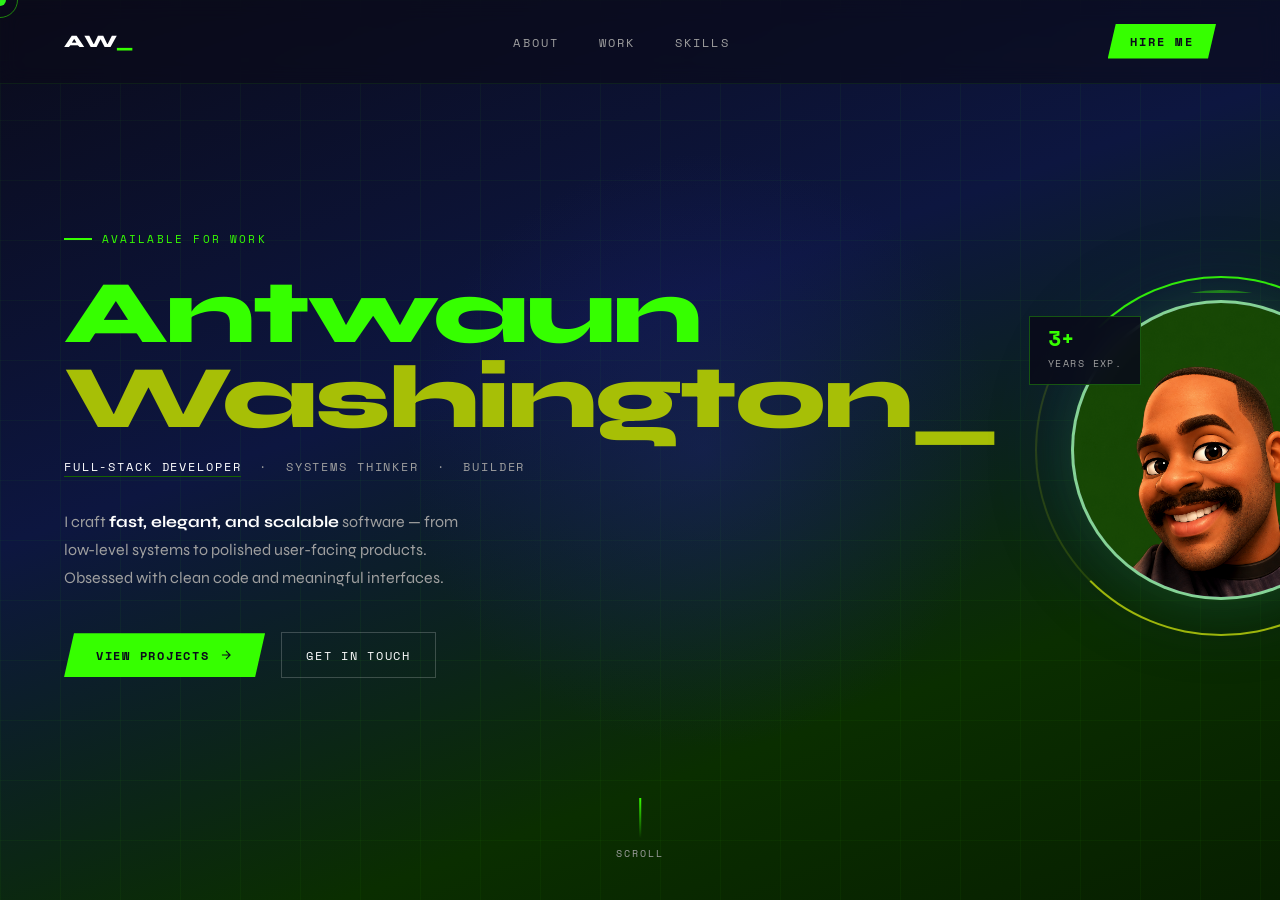
<file: index.html>
<!DOCTYPE html>
<html lang="en">
<head>
  <meta charset="UTF-8" />
  <meta name="viewport" content="width=device-width, initial-scale=1.0" />
  <title>Portfolio</title>
  <link rel="preconnect" href="https://fonts.googleapis.com" />
  <link rel="preconnect" href="https://fonts.gstatic.com" crossorigin />
  <link href="https://fonts.googleapis.com/css2?family=Space+Mono:wght@400;700&family=Syne:wght@400;700;800&display=swap" rel="stylesheet" />
  <link rel="stylesheet" href="css/style.css" />
</head>
<body>

  <!-- Custom cursor -->
  <div class="cursor" id="cursor"></div>
  <div class="cursor-ring" id="cursorRing"></div>

  <!-- Nav -->
  <nav>
    <a href="#" class="nav-logo">AW<span>_</span></a>
    <ul class="nav-links">
      <li><a href="about.html">About</a></li>
      <li><a href="work.html">Work</a></li>
      <li><a href="skills.html">Skills</a></li>
    </ul>
    <a href="#contact" class="nav-cta">Hire Me</a>
  </nav>

  <!-- Hero -->
  <section class="hero">
    <div class="hero-left">
      <div class="hero-tag">Available for work</div>

      <h1 class="hero-name">
        <span class="line-green">Antwaun</span>
        <span class="line-olive">Washington_</span>
      </h1>

      <p class="hero-role">
        <span>Full-Stack Developer</span>
        &nbsp;·&nbsp; Systems Thinker &nbsp;·&nbsp; Builder
      </p>

      <p class="hero-bio">
        I craft <strong>fast, elegant, and scalable</strong> software — from low-level
        systems to polished user-facing products. Obsessed with clean code and
        meaningful interfaces.
      </p>

      <div class="hero-actions">
        <a href="work.html" class="btn-primary">
          View Projects
          <svg width="14" height="14" fill="none" stroke="currentColor" stroke-width="2" viewBox="0 0 24 24">
            <path d="M5 12h14M12 5l7 7-7 7"/>
          </svg>
        </a>
        <a href="#contact" class="btn-secondary">Get In Touch</a>
      </div>
    </div>

    <div class="hero-right">
      <div class="avatar-wrapper">
        <!-- Animated glow ring -->
        <div class="avatar-ring"></div>
        <div class="avatar-ring avatar-ring--2"></div>

        <!-- Circle photo -->
        <div class="avatar-circle">
          <img src="assets/portfolio_photo.jpg" alt="Profile photo" class="avatar-img" />
        </div>

        <!-- Scan line overlay -->
        <div class="avatar-scan"></div>
      </div>

      <!-- Floating stat chips -->
      <div class="stat-chip chip-1">
        <span class="num">3+</span>
        <span class="label">Years Exp.</span>
      </div>
      <div class="stat-chip chip-2">
        <span class="num">5+</span>
        <span class="label">Projects</span>
      </div>
    </div>

    <div class="scroll-hint">
      <div class="scroll-line"></div>
      Scroll
    </div>
  </section>

  <script src="js/main.js"></script>
</body>
</html>
</file>
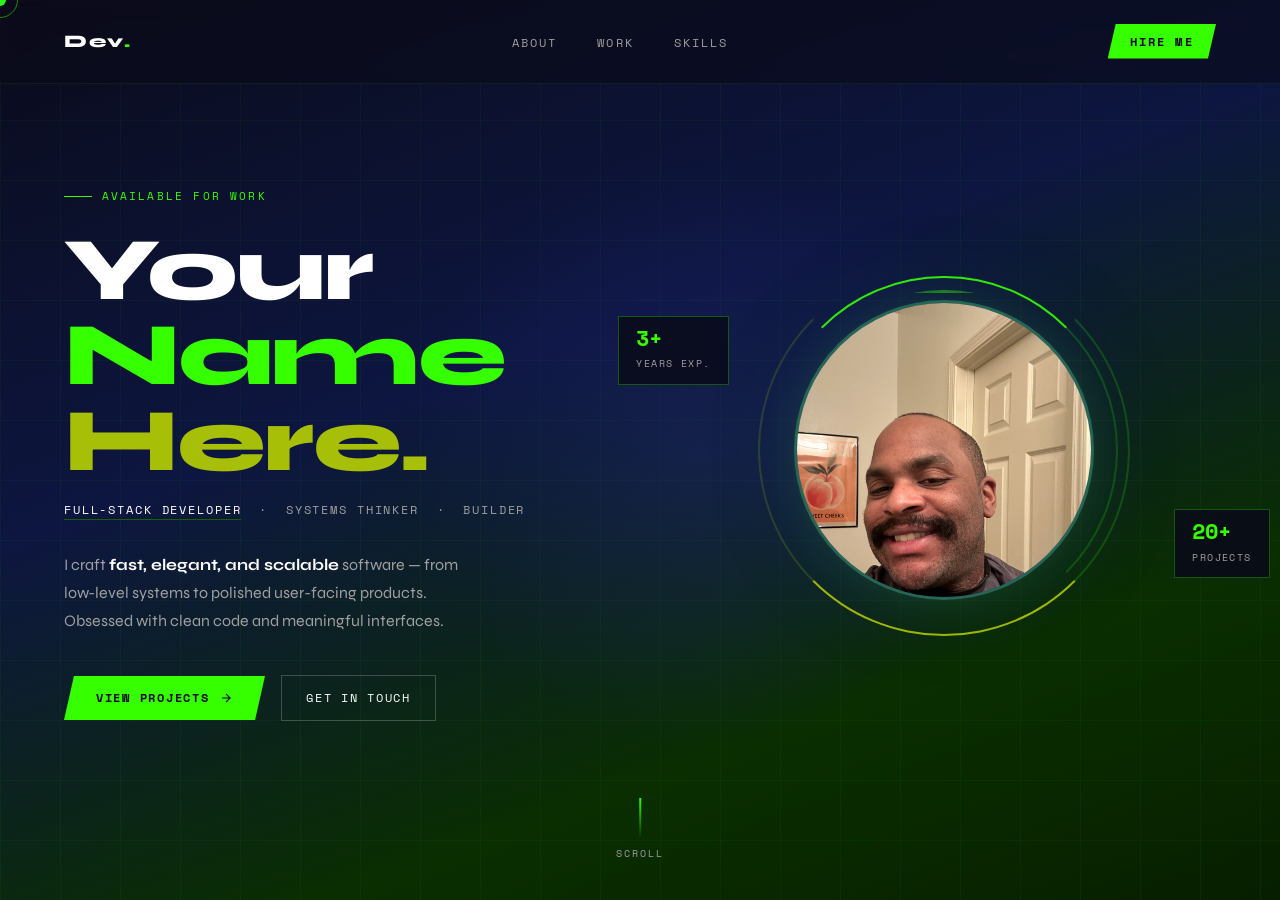
<file: docs/index.html>
<!DOCTYPE html>
<html lang="en">
<head>
  <meta charset="UTF-8" />
  <meta name="viewport" content="width=device-width, initial-scale=1.0" />
  <title>Portfolio</title>
  <link rel="preconnect" href="https://fonts.googleapis.com" />
  <link rel="preconnect" href="https://fonts.gstatic.com" crossorigin />
  <link href="https://fonts.googleapis.com/css2?family=Space+Mono:wght@400;700&family=Syne:wght@400;700;800&display=swap" rel="stylesheet" />
  <link rel="stylesheet" href="style.css" />
</head>
<body>

  <!-- Custom cursor -->
  <div class="cursor" id="cursor"></div>
  <div class="cursor-ring" id="cursorRing"></div>

  <!-- Nav -->
  <nav>
    <a href="#" class="nav-logo">Dev<span>.</span></a>
    <ul class="nav-links">
      <li><a href="#">About</a></li>
      <li><a href="#">Work</a></li>
      <li><a href="#">Skills</a></li>
    </ul>
    <a href="#contact" class="nav-cta">Hire Me</a>
  </nav>

  <!-- Hero -->
  <section class="hero">
    <div class="hero-left">
      <div class="hero-tag">Available for work</div>

      <h1 class="hero-name">
        <span>Your</span>
        <span class="line-green">Name</span>
        <span class="line-olive">Here.</span>
      </h1>

      <p class="hero-role">
        <span>Full-Stack Developer</span>
        &nbsp;·&nbsp; Systems Thinker &nbsp;·&nbsp; Builder
      </p>

      <p class="hero-bio">
        I craft <strong>fast, elegant, and scalable</strong> software — from low-level
        systems to polished user-facing products. Obsessed with clean code and
        meaningful interfaces.
      </p>

      <div class="hero-actions">
        <a href="#work" class="btn-primary">
          View Projects
          <svg width="14" height="14" fill="none" stroke="currentColor" stroke-width="2" viewBox="0 0 24 24">
            <path d="M5 12h14M12 5l7 7-7 7"/>
          </svg>
        </a>
        <a href="#contact" class="btn-secondary">Get In Touch</a>
      </div>
    </div>

    <div class="hero-right">
      <div class="avatar-wrapper">
        <!-- Animated glow ring -->
        <div class="avatar-ring"></div>
        <div class="avatar-ring avatar-ring--2"></div>

        <!-- Circle photo -->
        <div class="avatar-circle">
          <img src="portfolio_photo.jpg" alt="Profile photo" class="avatar-img" />
        </div>

        <!-- Scan line overlay -->
        <div class="avatar-scan"></div>
      </div>

      <!-- Floating stat chips -->
      <div class="stat-chip chip-1">
        <span class="num">3+</span>
        <span class="label">Years Exp.</span>
      </div>
      <div class="stat-chip chip-2">
        <span class="num">20+</span>
        <span class="label">Projects</span>
      </div>
    </div>

    <div class="scroll-hint">
      <div class="scroll-line"></div>
      Scroll
    </div>
  </section>

  <script src="main.js"></script>
</body>
</html>
</file>
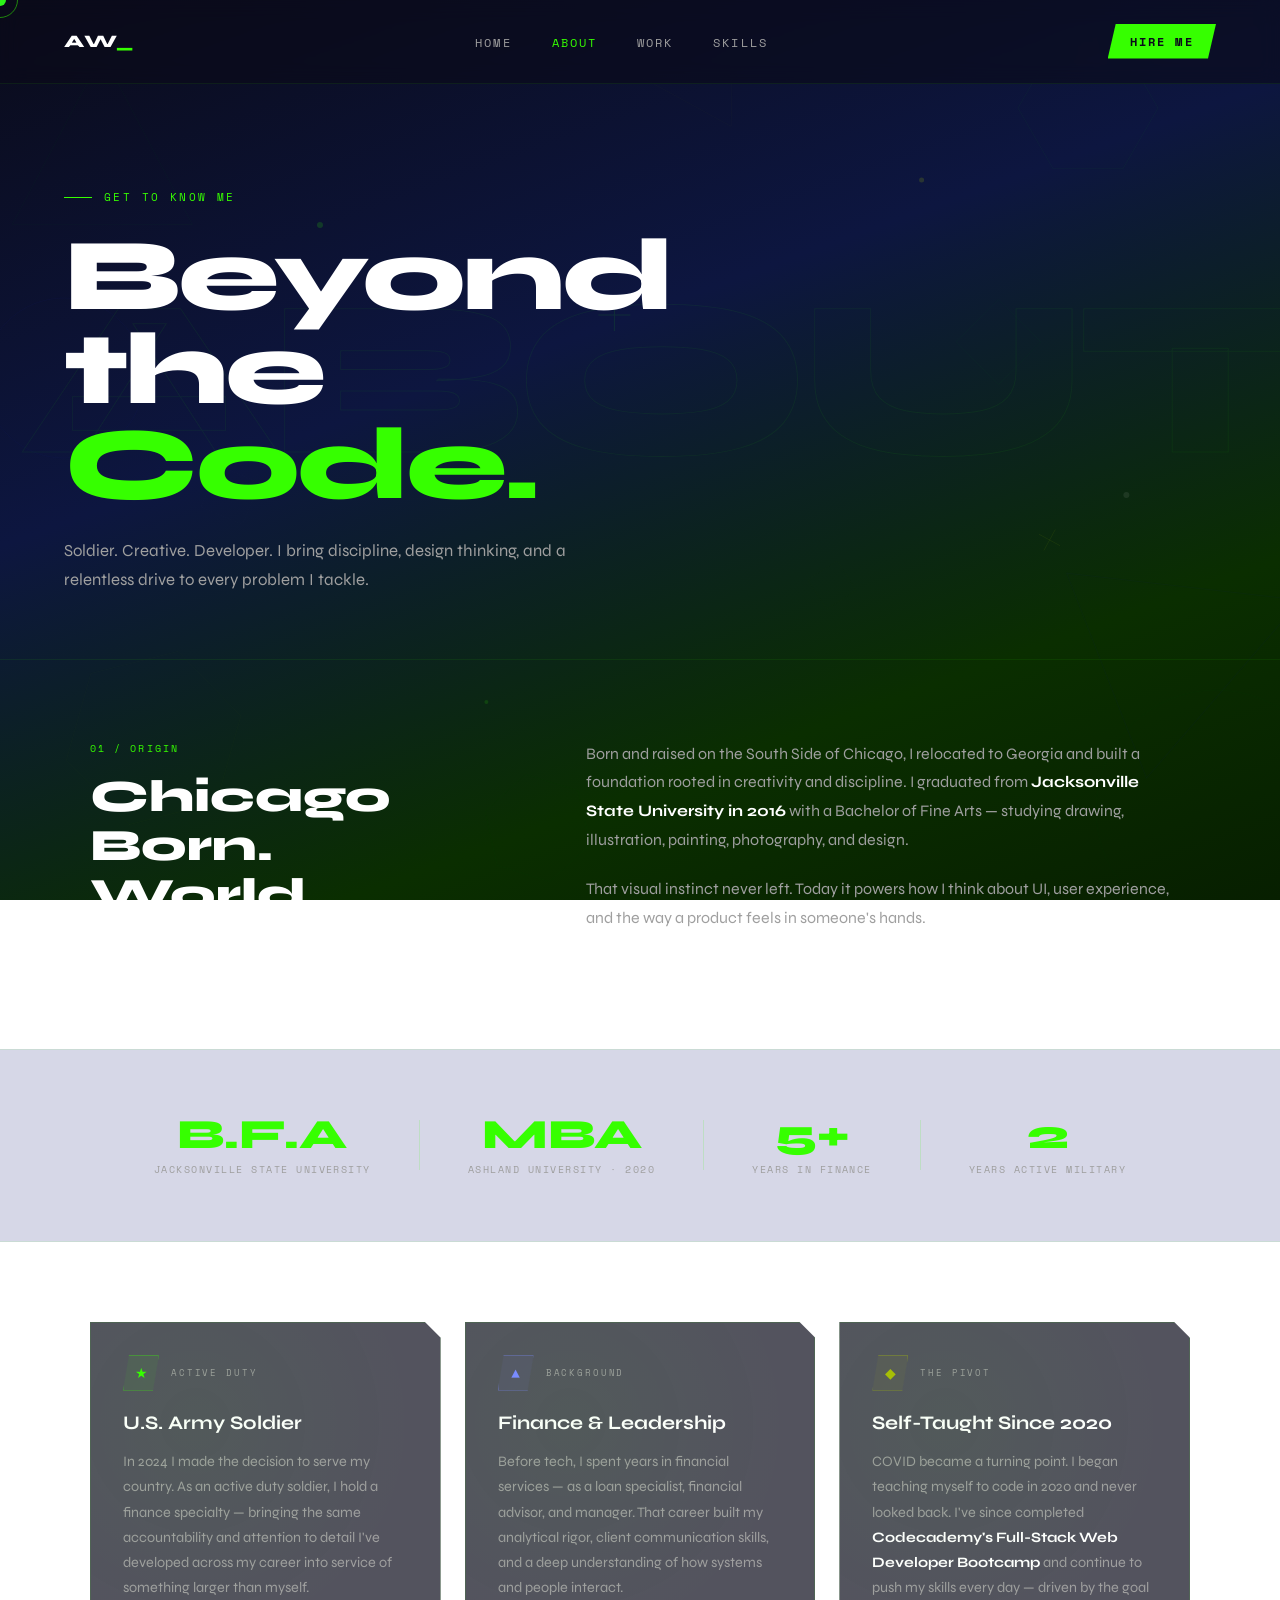
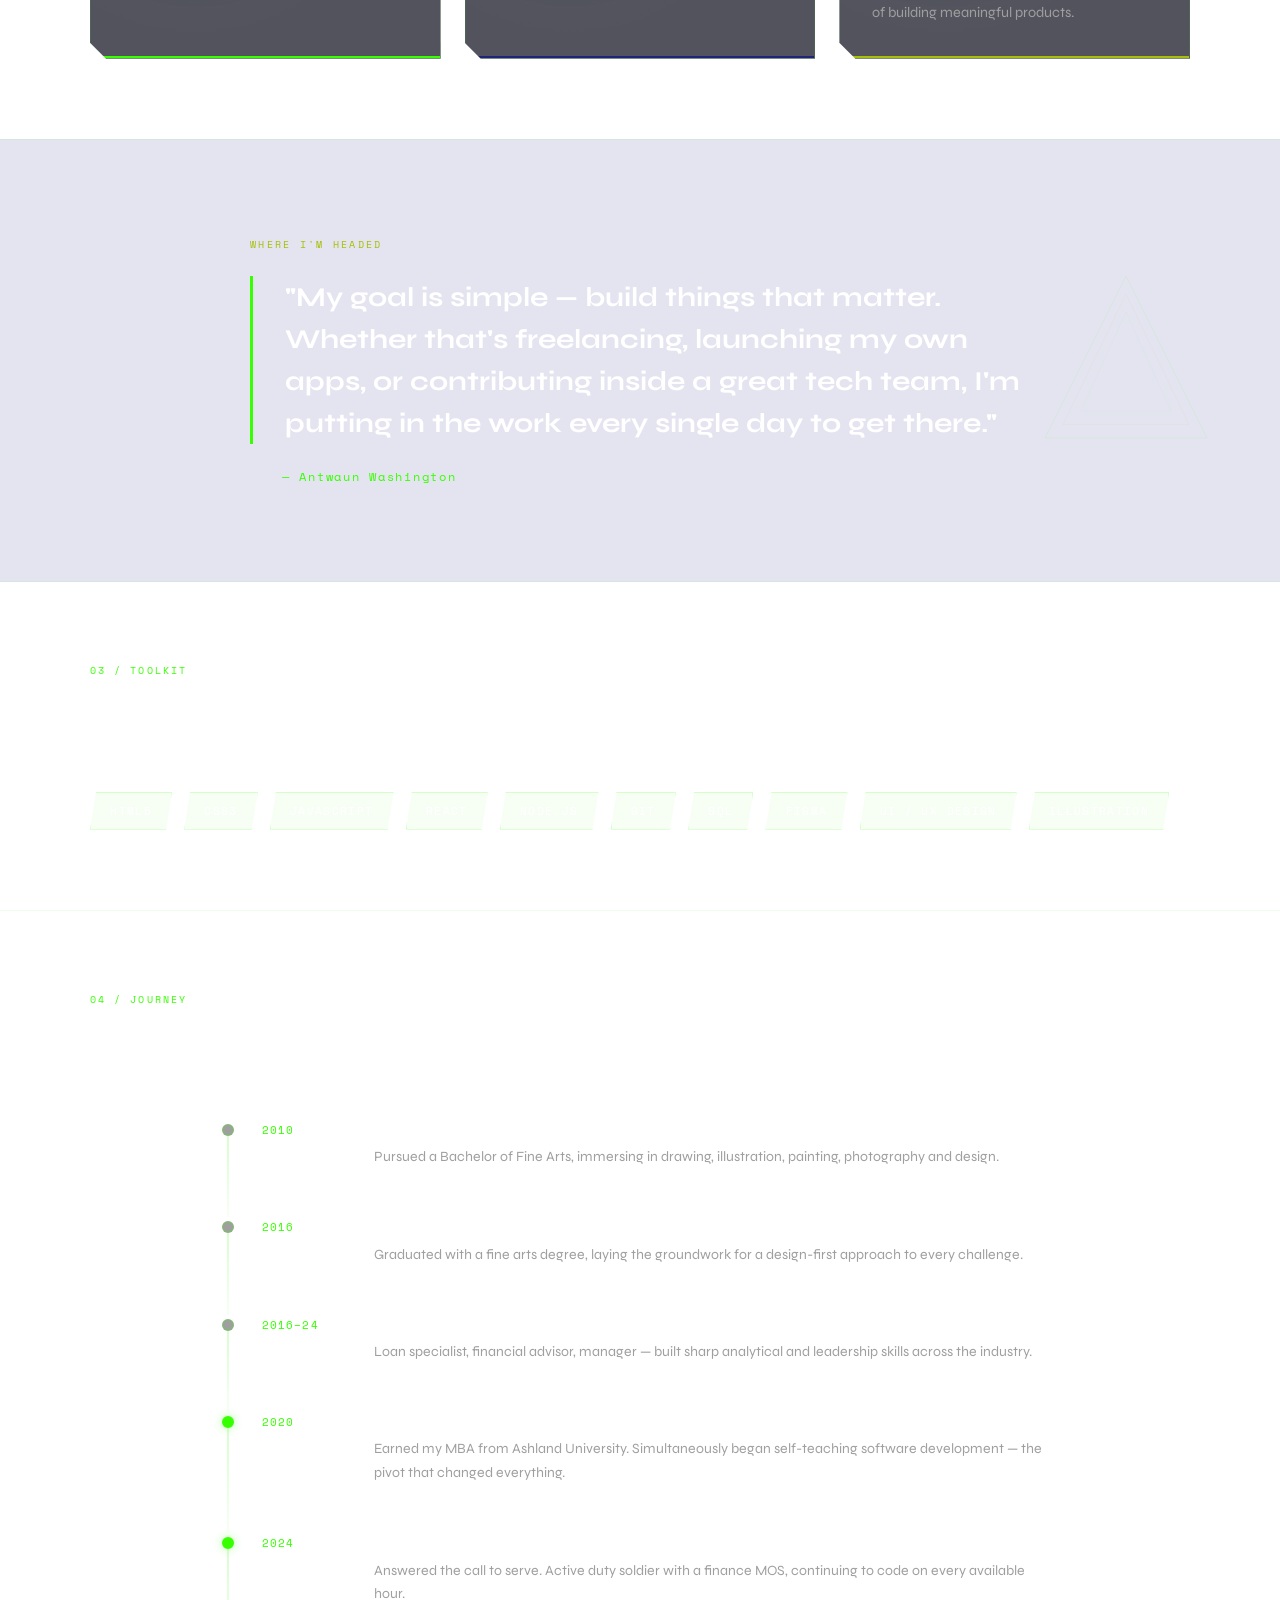
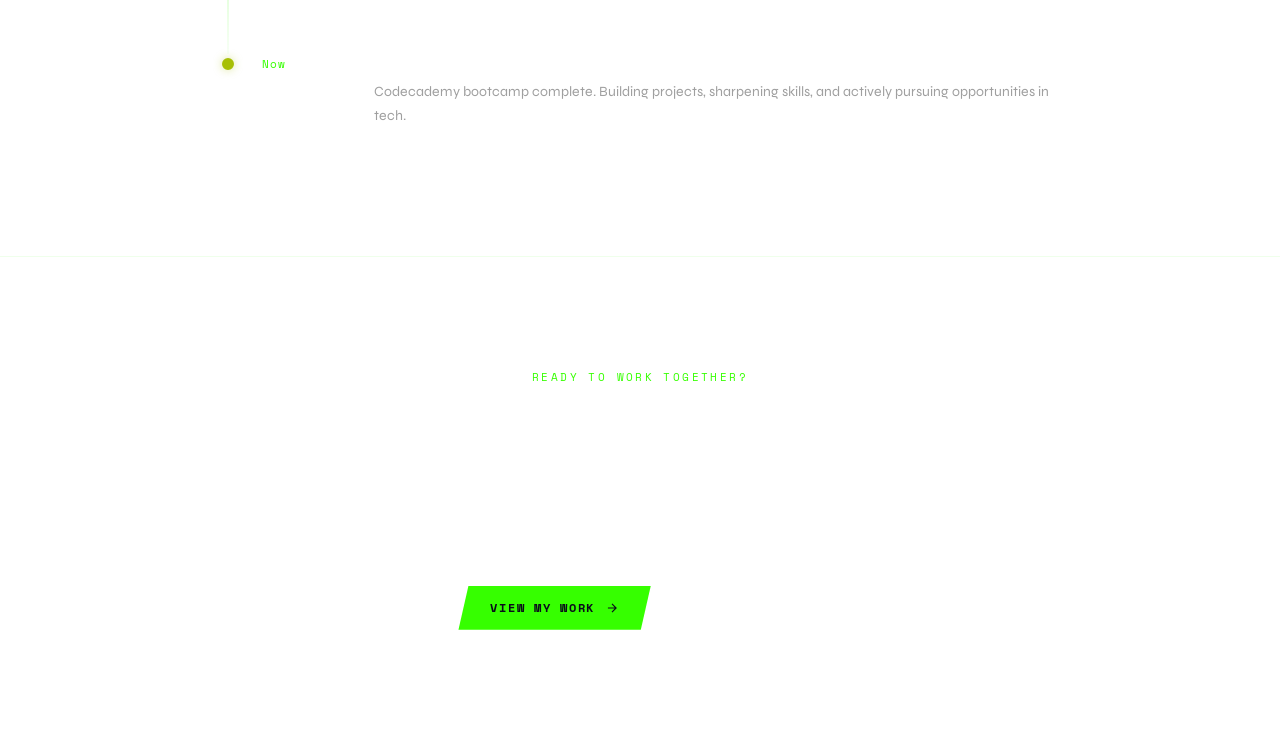
<file: about.html>
<!DOCTYPE html>
<html lang="en">
<head>
  <meta charset="UTF-8" />
  <meta name="viewport" content="width=device-width, initial-scale=1.0" />
  <title>About — Antwaun Washington</title>
  <link rel="preconnect" href="https://fonts.googleapis.com" />
  <link rel="preconnect" href="https://fonts.gstatic.com" crossorigin />
  <link href="https://fonts.googleapis.com/css2?family=Space+Mono:wght@400;700&family=Syne:wght@400;700;800&display=swap" rel="stylesheet" />
  <link rel="stylesheet" href="css/style.css" />
  <link rel="stylesheet" href="css/about.css" />
</head>
<body>

  <!-- Custom cursor -->
  <div class="cursor" id="cursor"></div>
  <div class="cursor-ring" id="cursorRing"></div>

  <!-- Geometric background canvas -->
  <canvas id="geoBg" aria-hidden="true"></canvas>

  <!-- Nav -->
  <nav>
    <a href="index.html" class="nav-logo">AW<span>_</span></a>
    <ul class="nav-links">
      <li><a href="index.html">Home</a></li>
      <li><a href="about.html" class="nav-active">About</a></li>
      <li><a href="work.html">Work</a></li>
      <li><a href="skills.html">Skills</a></li>
    </ul>
    <a href="#contact" class="nav-cta">Hire Me</a>
  </nav>

  <main class="about-main">

    <!-- ── PAGE HEADER ── -->
    <section class="about-header">
      <div class="about-header-inner">
        <p class="section-tag">
          <span class="tag-line"></span>
          Get to know me
        </p>
        <h1 class="about-title">
          Beyond the<br/>
          <span class="title-green">Code.</span>
        </h1>
        <p class="about-subtitle">
          Soldier. Creative. Developer. I bring discipline, design thinking,
          and a relentless drive to every problem I tackle.
        </p>
      </div>
      <!-- Decorative large text -->
      <div class="about-bg-word" aria-hidden="true">ABOUT</div>
    </section>

    <!-- ── INTRO STORY ── -->
    <section class="story-section">
      <div class="story-grid">
        <div class="story-left">
          <div class="story-label">01 / Origin</div>
          <h2 class="story-heading">Chicago Born.<br/>World Shaped.</h2>
        </div>
        <div class="story-right">
          <p class="story-body">
            Born and raised on the South Side of Chicago, I relocated to Georgia and built a foundation rooted in creativity and discipline. I graduated from <strong>Jacksonville State University in 2016</strong> with a Bachelor of Fine Arts — studying drawing, illustration, painting, photography, and design.
          </p>
          <p class="story-body">
            That visual instinct never left. Today it powers how I think about UI, user experience, and the way a product feels in someone's hands.
          </p>
        </div>
      </div>
    </section>

    <!-- ── STAT STRIP ── -->
    <section class="stat-strip">
      <div class="stat-item">
        <span class="stat-num">B.F.A</span>
        <span class="stat-label">Jacksonville State University</span>
      </div>
      <div class="stat-divider"></div>
      <div class="stat-item">
        <span class="stat-num">MBA</span>
        <span class="stat-label">Ashland University · 2020</span>
      </div>
      <div class="stat-divider"></div>
      <div class="stat-item">
        <span class="stat-num">5+</span>
        <span class="stat-label">Years in Finance</span>
      </div>
      <div class="stat-divider"></div>
      <div class="stat-item">
        <span class="stat-num">2</span>
        <span class="stat-label">Years Active Military</span>
      </div>
    </section>

    <!-- ── CARDS ROW 1 ── -->
    <section class="cards-section">
      <div class="cards-grid">

        <!-- Card: Military -->
        <div class="about-card card-military reveal">
          <div class="card-icon-row">
            <div class="card-icon">&#9733;</div>
            <span class="card-tag">Active Duty</span>
          </div>
          <h3 class="card-title">U.S. Army Soldier</h3>
          <p class="card-body">
            In 2024 I made the decision to serve my country. As an active duty soldier, I hold a finance specialty — bringing the same accountability and attention to detail I've developed across my career into service of something larger than myself.
          </p>
          <div class="card-accent"></div>
        </div>

        <!-- Card: Finance -->
        <div class="about-card card-finance reveal" style="animation-delay:0.1s">
          <div class="card-icon-row">
            <div class="card-icon">&#9650;</div>
            <span class="card-tag">Background</span>
          </div>
          <h3 class="card-title">Finance &amp; Leadership</h3>
          <p class="card-body">
            Before tech, I spent years in financial services — as a loan specialist, financial advisor, and manager. That career built my analytical rigor, client communication skills, and a deep understanding of how systems and people interact.
          </p>
          <div class="card-accent"></div>
        </div>

        <!-- Card: Tech Pivot -->
        <div class="about-card card-tech reveal" style="animation-delay:0.2s">
          <div class="card-icon-row">
            <div class="card-icon">&#9670;</div>
            <span class="card-tag">The Pivot</span>
          </div>
          <h3 class="card-title">Self-Taught Since 2020</h3>
          <p class="card-body">
            COVID became a turning point. I began teaching myself to code in 2020 and never looked back. I've since completed <strong>Codecademy's Full-Stack Web Developer Bootcamp</strong> and continue to push my skills every day — driven by the goal of building meaningful products.
          </p>
          <div class="card-accent"></div>
        </div>

      </div>
    </section>

    <!-- ── VISION STATEMENT ── full-width bold block -->
    <section class="vision-section reveal">
      <div class="vision-inner">
        <p class="vision-label">Where I'm headed</p>
        <blockquote class="vision-quote">
          "My goal is simple — build things that matter. Whether that's freelancing, launching my own apps, or contributing inside a great tech team, I'm putting in the work every single day to get there."
        </blockquote>
        <p class="vision-name">— Antwaun Washington</p>
      </div>
      <div class="vision-deco" aria-hidden="true">
        <svg viewBox="0 0 200 200" fill="none" xmlns="http://www.w3.org/2000/svg">
          <polygon points="100,10 190,190 10,190" stroke="#36FF00" stroke-width="1" fill="none" opacity="0.15"/>
          <polygon points="100,30 170,175 30,175" stroke="#A7BF06" stroke-width="1" fill="none" opacity="0.1"/>
          <polygon points="100,50 150,160 50,160" stroke="#36FF00" stroke-width="1" fill="none" opacity="0.08"/>
        </svg>
      </div>
    </section>

    <!-- ── SKILLS SNAPSHOT ── -->
    <section class="skills-section">
      <div class="skills-header reveal">
        <div class="story-label">03 / Toolkit</div>
        <h2 class="story-heading">What I Build With</h2>
      </div>

      <div class="skills-grid">
        <div class="skill-pill reveal">HTML5</div>
        <div class="skill-pill reveal" style="animation-delay:0.05s">CSS3</div>
        <div class="skill-pill reveal" style="animation-delay:0.10s">JavaScript</div>
        <div class="skill-pill reveal" style="animation-delay:0.15s">React</div>
        <div class="skill-pill reveal" style="animation-delay:0.20s">Node.js</div>
        <div class="skill-pill reveal" style="animation-delay:0.25s">Git</div>
        <div class="skill-pill reveal" style="animation-delay:0.30s">SQL</div>
        <div class="skill-pill reveal" style="animation-delay:0.35s">Figma</div>
        <div class="skill-pill reveal" style="animation-delay:0.40s">UI / UX Design</div>
        <div class="skill-pill reveal" style="animation-delay:0.45s">Illustration</div>
      </div>
    </section>

    <!-- ── TIMELINE ── -->
    <section class="timeline-section">
      <div class="skills-header reveal">
        <div class="story-label">04 / Journey</div>
        <h2 class="story-heading">The Road Here</h2>
      </div>

      <div class="timeline">

        <div class="tl-item reveal">
          <div class="tl-dot"></div>
          <div class="tl-line"></div>
          <div class="tl-year">2010</div>
          <div class="tl-content">
            <h4 class="tl-title">College — Jacksonville State University</h4>
            <p class="tl-body">Pursued a Bachelor of Fine Arts, immersing in drawing, illustration, painting, photography and design.</p>
          </div>
        </div>

        <div class="tl-item reveal" style="animation-delay:0.1s">
          <div class="tl-dot"></div>
          <div class="tl-line"></div>
          <div class="tl-year">2016</div>
          <div class="tl-content">
            <h4 class="tl-title">B.F.A. Degree Earned</h4>
            <p class="tl-body">Graduated with a fine arts degree, laying the groundwork for a design-first approach to every challenge.</p>
          </div>
        </div>

        <div class="tl-item reveal" style="animation-delay:0.15s">
          <div class="tl-dot"></div>
          <div class="tl-line"></div>
          <div class="tl-year">2016–24</div>
          <div class="tl-content">
            <h4 class="tl-title">Finance Career</h4>
            <p class="tl-body">Loan specialist, financial advisor, manager — built sharp analytical and leadership skills across the industry.</p>
          </div>
        </div>

        <div class="tl-item reveal" style="animation-delay:0.2s">
          <div class="tl-dot tl-dot--green"></div>
          <div class="tl-line"></div>
          <div class="tl-year">2020</div>
          <div class="tl-content">
            <h4 class="tl-title">MBA + Tech Journey Begins</h4>
            <p class="tl-body">Earned my MBA from Ashland University. Simultaneously began self-teaching software development — the pivot that changed everything.</p>
          </div>
        </div>

        <div class="tl-item reveal" style="animation-delay:0.25s">
          <div class="tl-dot tl-dot--green"></div>
          <div class="tl-line"></div>
          <div class="tl-year">2024</div>
          <div class="tl-content">
            <h4 class="tl-title">Enlisted — U.S. Army</h4>
            <p class="tl-body">Answered the call to serve. Active duty soldier with a finance MOS, continuing to code on every available hour.</p>
          </div>
        </div>

        <div class="tl-item reveal" style="animation-delay:0.3s">
          <div class="tl-dot tl-dot--olive"></div>
          <div class="tl-line tl-line--last"></div>
          <div class="tl-year">Now</div>
          <div class="tl-content">
            <h4 class="tl-title">Full-Stack Developer in Progress</h4>
            <p class="tl-body">Codecademy bootcamp complete. Building projects, sharpening skills, and actively pursuing opportunities in tech.</p>
          </div>
        </div>

      </div>
    </section>

    <!-- ── CTA ── -->
    <section class="about-cta reveal">
      <p class="cta-label">Ready to work together?</p>
      <h2 class="cta-heading">Let's Build Something.</h2>
      <div class="cta-actions">
        <a href="#" class="btn-primary">
          View My Work
          <svg width="14" height="14" fill="none" stroke="currentColor" stroke-width="2" viewBox="0 0 24 24"><path d="M5 12h14M12 5l7 7-7 7"/></svg>
        </a>
        <a href="#contact" class="btn-secondary">Get In Touch</a>
      </div>
    </section>

  </main>

  <script src="js/main.js"></script>
  <script src="js/about.js"></script>
</body>
</html>
</file>
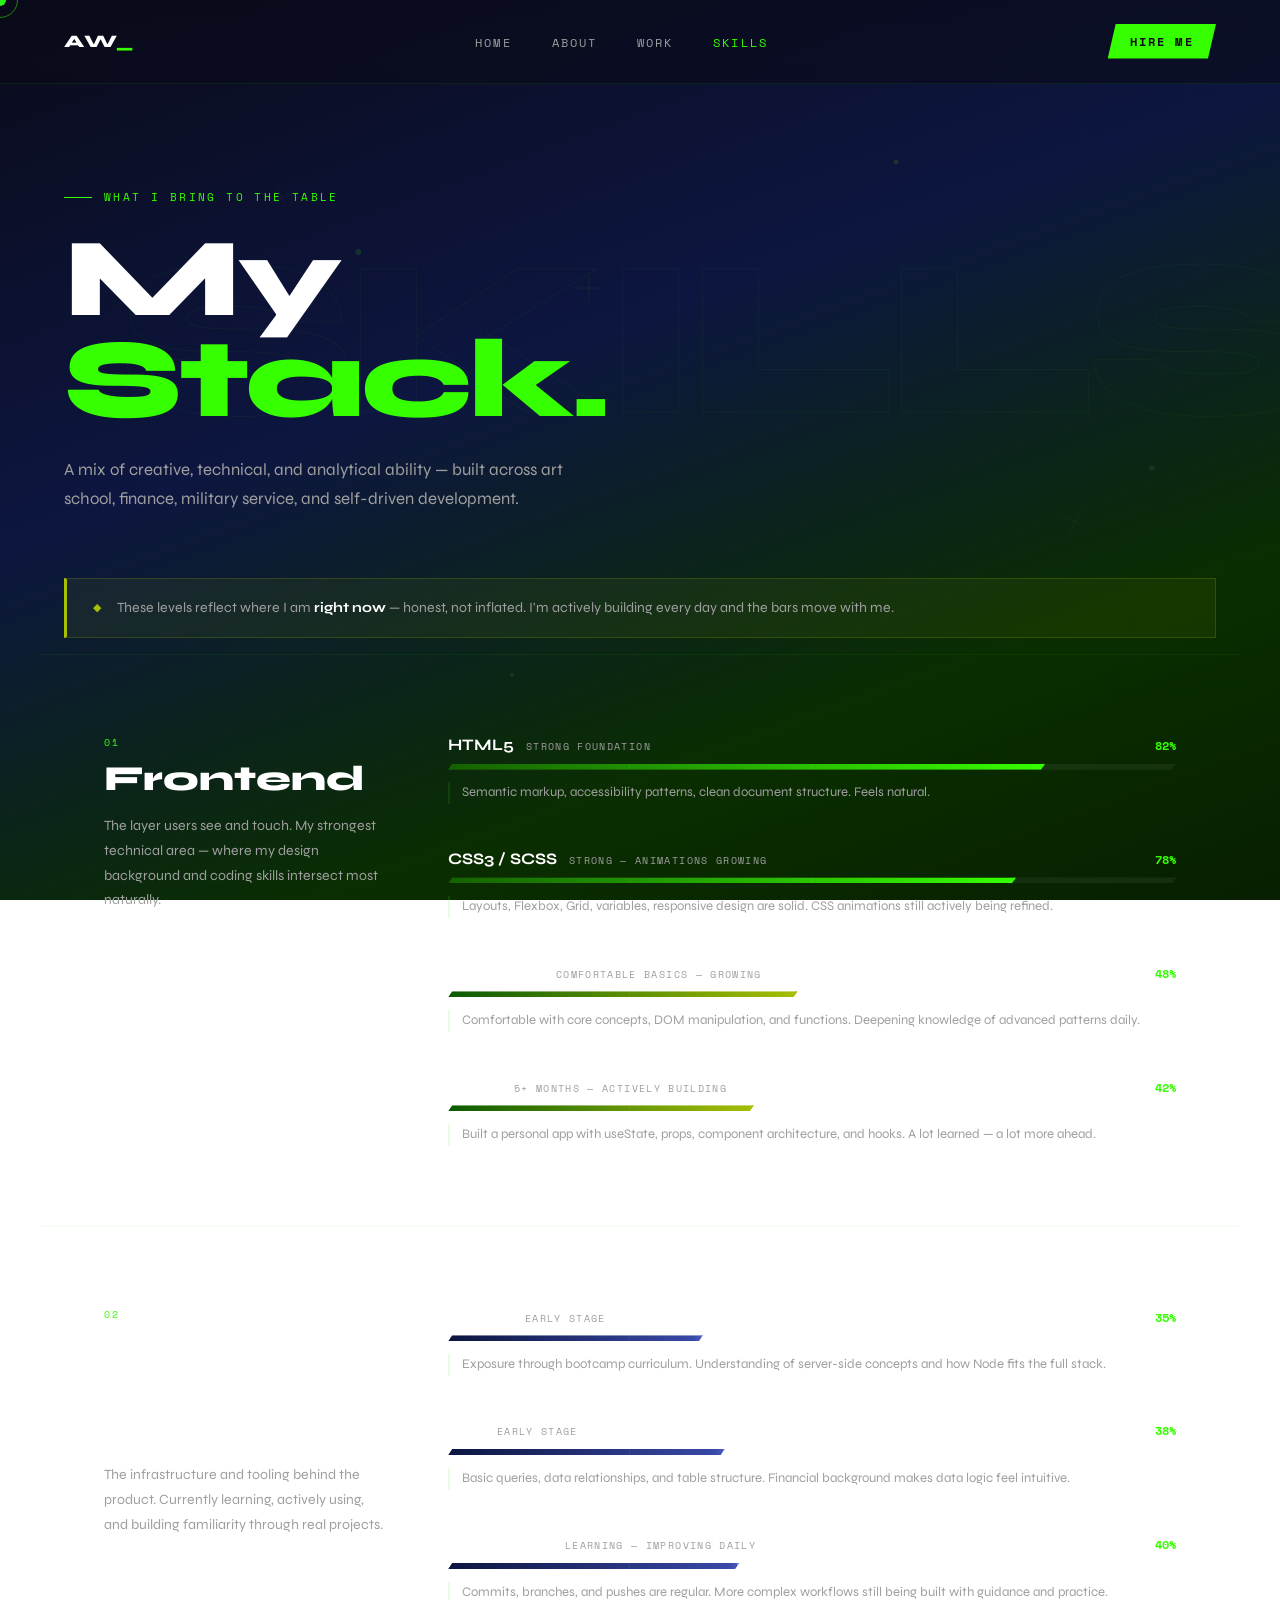
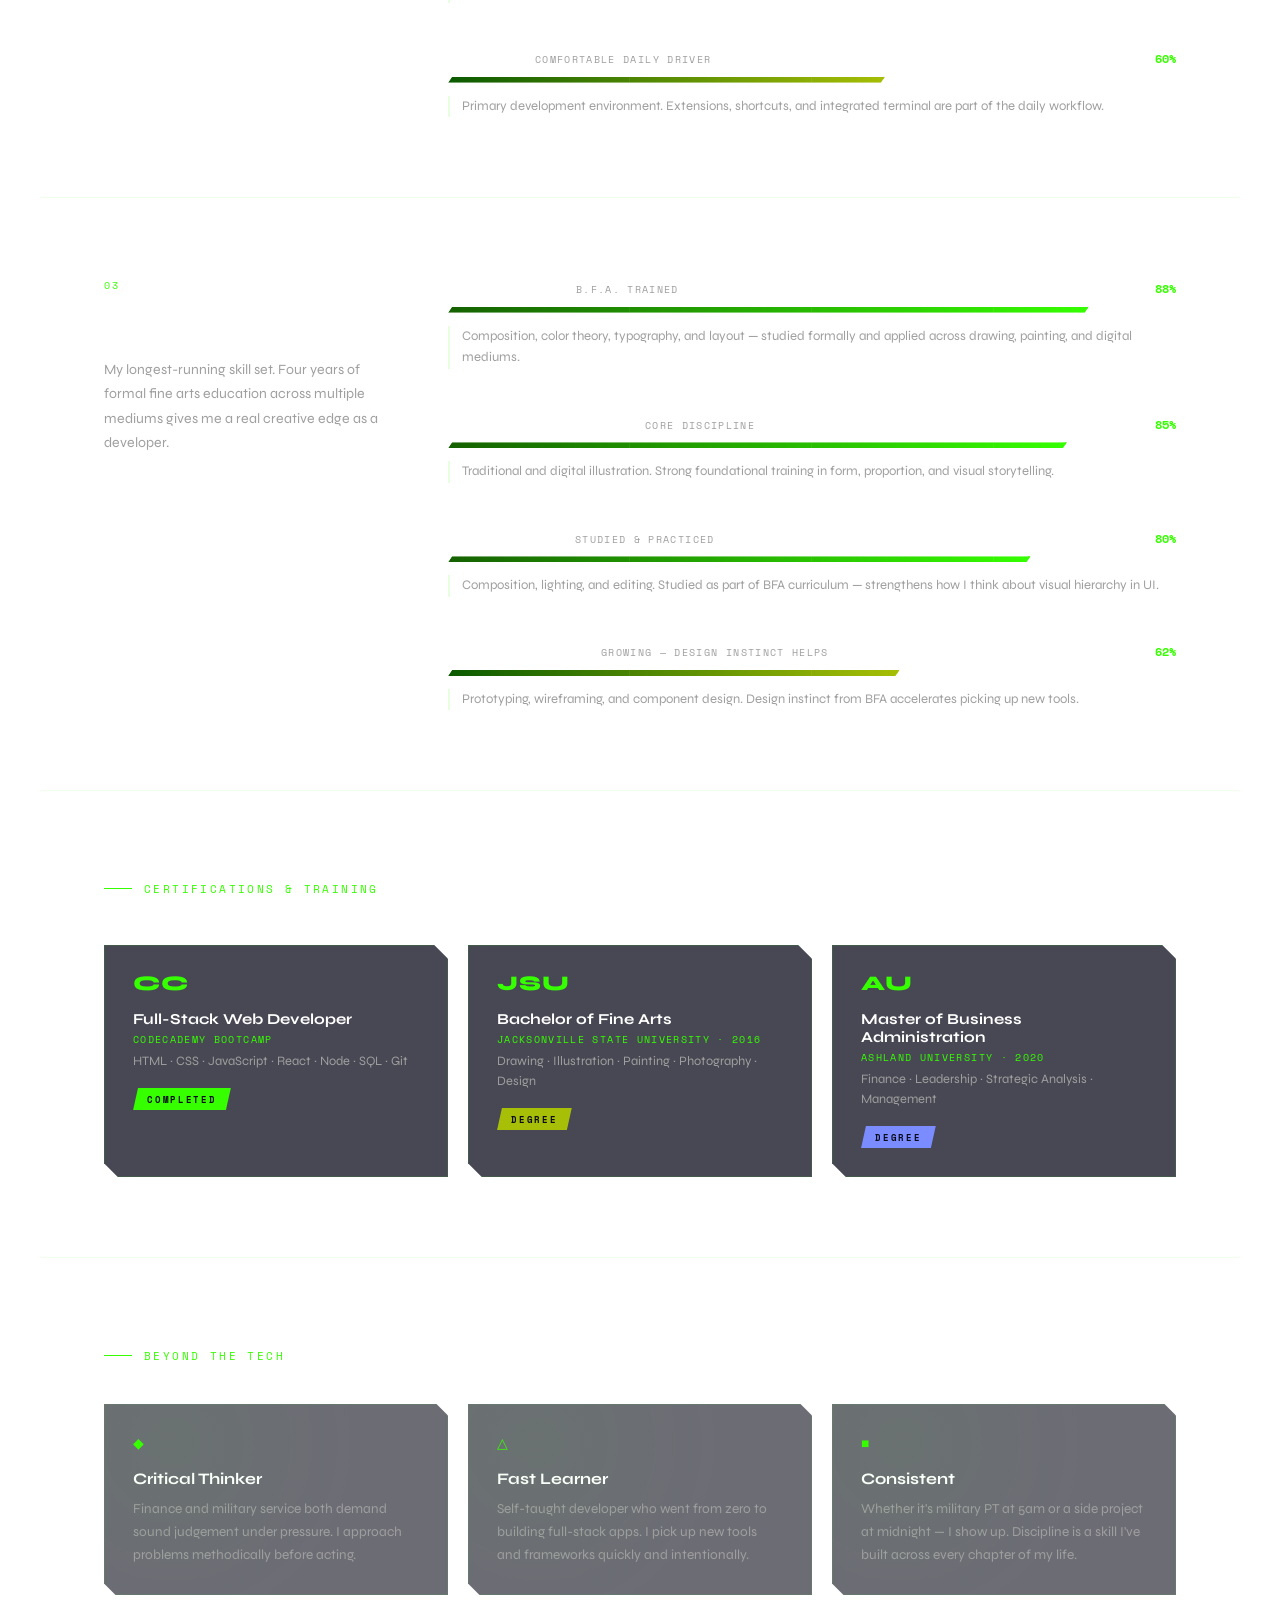
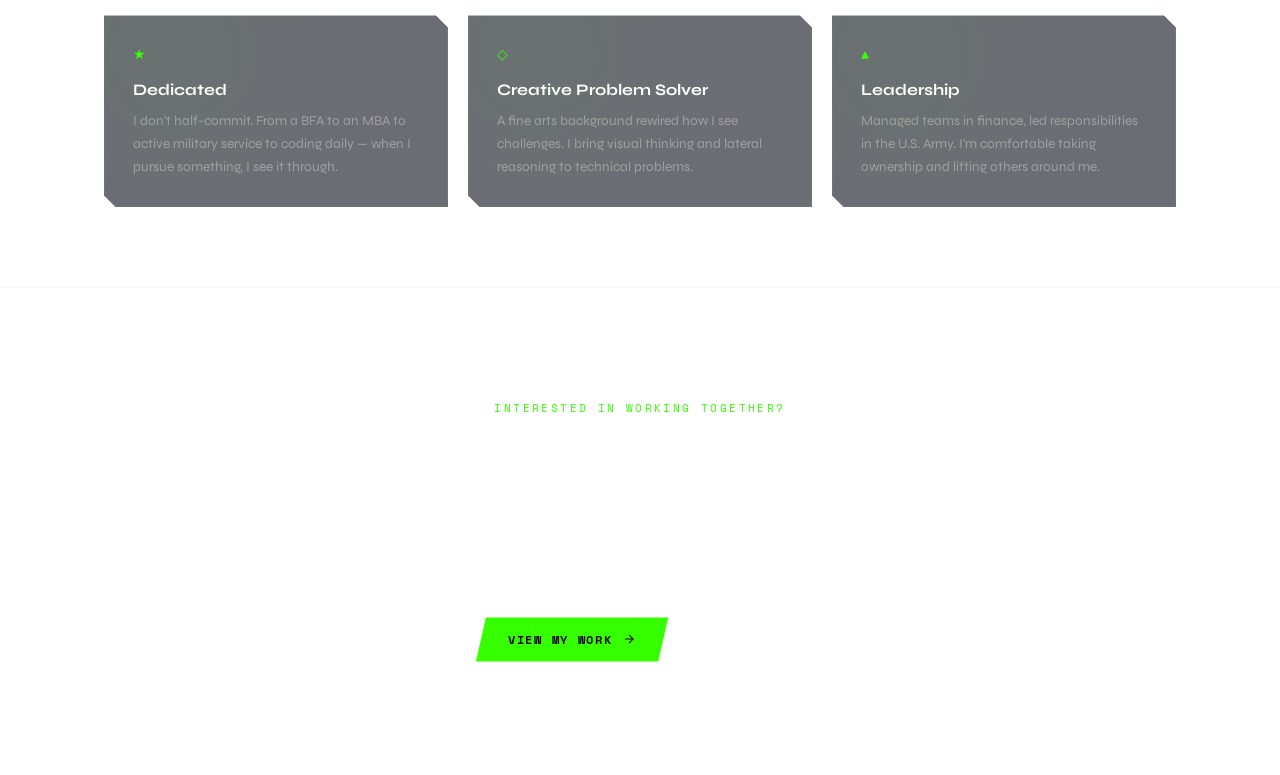
<file: skills.html>
<!DOCTYPE html>
<html lang="en">
<head>
  <meta charset="UTF-8" />
  <meta name="viewport" content="width=device-width, initial-scale=1.0" />
  <title>Skills — Antwaun Washington</title>
  <link rel="preconnect" href="https://fonts.googleapis.com" />
  <link rel="preconnect" href="https://fonts.gstatic.com" crossorigin />
  <link href="https://fonts.googleapis.com/css2?family=Space+Mono:wght@400;700&family=Syne:wght@400;700;800&display=swap" rel="stylesheet" />
  <link rel="stylesheet" href="css/style.css" />
  <link rel="stylesheet" href="css/skills.css" />
</head>
<body>

  <!-- Custom cursor -->
  <div class="cursor" id="cursor"></div>
  <div class="cursor-ring" id="cursorRing"></div>

  <!-- Geometric background -->
  <canvas id="geoBg" aria-hidden="true"></canvas>

  <!-- Nav -->
  <nav>
    <a href="index.html" class="nav-logo">AW<span>_</span></a>
    <ul class="nav-links">
      <li><a href="index.html">Home</a></li>
      <li><a href="about.html">About</a></li>
      <li><a href="work.html">Work</a></li>
      <li><a href="skills.html" class="nav-active">Skills</a></li>
    </ul>
    <a href="#contact" class="nav-cta">Hire Me</a>
  </nav>

  <main class="skills-main">

    <!-- ── PAGE HEADER ── -->
    <section class="skills-header-section">
      <div class="skills-header-inner">
        <p class="section-tag">
          <span class="tag-line"></span>
          What I bring to the table
        </p>
        <h1 class="skills-title">
          My <span class="title-green">Stack.</span>
        </h1>
        <p class="skills-subtitle">
          A mix of creative, technical, and analytical ability — built across art school,
          finance, military service, and self-driven development.
        </p>
      </div>
      <div class="skills-bg-word" aria-hidden="true">SKILLS</div>
    </section>

    <!-- ── HONEST NOTE ── -->
    <div class="honesty-bar reveal">
      <span class="honesty-icon">&#9670;</span>
      <p>These levels reflect where I am <strong>right now</strong> — honest, not inflated.
         I'm actively building every day and the bars move with me.</p>
    </div>

    <!-- ══════════════════════════════════════
         CATEGORY 1 — FRONTEND
    ══════════════════════════════════════ -->
    <section class="skill-category reveal">
      <div class="category-label-col">
        <div class="category-number">01</div>
        <div class="category-title">Frontend</div>
        <div class="category-desc">
          The layer users see and touch. My strongest technical area — where my design
          background and coding skills intersect most naturally.
        </div>
      </div>

      <div class="bars-col">

        <div class="skill-bar-item" data-pct="82">
          <div class="skill-bar-top">
            <span class="skill-name">HTML5</span>
            <span class="skill-meta">Strong Foundation</span>
            <span class="skill-pct">82%</span>
          </div>
          <div class="bar-track">
            <div class="bar-fill" style="--target:82%"></div>
          </div>
          <p class="skill-note">Semantic markup, accessibility patterns, clean document structure. Feels natural.</p>
        </div>

        <div class="skill-bar-item" data-pct="78">
          <div class="skill-bar-top">
            <span class="skill-name">CSS3 / SCSS</span>
            <span class="skill-meta">Strong — Animations Growing</span>
            <span class="skill-pct">78%</span>
          </div>
          <div class="bar-track">
            <div class="bar-fill" style="--target:78%"></div>
          </div>
          <p class="skill-note">Layouts, Flexbox, Grid, variables, responsive design are solid. CSS animations still actively being refined.</p>
        </div>

        <div class="skill-bar-item" data-pct="48">
          <div class="skill-bar-top">
            <span class="skill-name">JavaScript</span>
            <span class="skill-meta">Comfortable Basics — Growing</span>
            <span class="skill-pct">48%</span>
          </div>
          <div class="bar-track">
            <div class="bar-fill bar-fill--mid" style="--target:48%"></div>
          </div>
          <p class="skill-note">Comfortable with core concepts, DOM manipulation, and functions. Deepening knowledge of advanced patterns daily.</p>
        </div>

        <div class="skill-bar-item" data-pct="42">
          <div class="skill-bar-top">
            <span class="skill-name">React</span>
            <span class="skill-meta">5+ Months — Actively Building</span>
            <span class="skill-pct">42%</span>
          </div>
          <div class="bar-track">
            <div class="bar-fill bar-fill--mid" style="--target:42%"></div>
          </div>
          <p class="skill-note">Built a personal app with useState, props, component architecture, and hooks. A lot learned — a lot more ahead.</p>
        </div>

      </div>
    </section>

    <!-- ══════════════════════════════════════
         CATEGORY 2 — BACKEND & TOOLS
    ══════════════════════════════════════ -->
    <section class="skill-category reveal">
      <div class="category-label-col">
        <div class="category-number">02</div>
        <div class="category-title">Backend &amp;<br/>Workflow</div>
        <div class="category-desc">
          The infrastructure and tooling behind the product. Currently learning,
          actively using, and building familiarity through real projects.
        </div>
      </div>

      <div class="bars-col">

        <div class="skill-bar-item" data-pct="35">
          <div class="skill-bar-top">
            <span class="skill-name">Node.js</span>
            <span class="skill-meta">Early Stage</span>
            <span class="skill-pct">35%</span>
          </div>
          <div class="bar-track">
            <div class="bar-fill bar-fill--low" style="--target:35%"></div>
          </div>
          <p class="skill-note">Exposure through bootcamp curriculum. Understanding of server-side concepts and how Node fits the full stack.</p>
        </div>

        <div class="skill-bar-item" data-pct="38">
          <div class="skill-bar-top">
            <span class="skill-name">SQL</span>
            <span class="skill-meta">Early Stage</span>
            <span class="skill-pct">38%</span>
          </div>
          <div class="bar-track">
            <div class="bar-fill bar-fill--low" style="--target:38%"></div>
          </div>
          <p class="skill-note">Basic queries, data relationships, and table structure. Financial background makes data logic feel intuitive.</p>
        </div>

        <div class="skill-bar-item" data-pct="40">
          <div class="skill-bar-top">
            <span class="skill-name">Git / GitHub</span>
            <span class="skill-meta">Learning — Improving Daily</span>
            <span class="skill-pct">40%</span>
          </div>
          <div class="bar-track">
            <div class="bar-fill bar-fill--low" style="--target:40%"></div>
          </div>
          <p class="skill-note">Commits, branches, and pushes are regular. More complex workflows still being built with guidance and practice.</p>
        </div>

        <div class="skill-bar-item" data-pct="60">
          <div class="skill-bar-top">
            <span class="skill-name">VS Code</span>
            <span class="skill-meta">Comfortable Daily Driver</span>
            <span class="skill-pct">60%</span>
          </div>
          <div class="bar-track">
            <div class="bar-fill bar-fill--mid" style="--target:60%"></div>
          </div>
          <p class="skill-note">Primary development environment. Extensions, shortcuts, and integrated terminal are part of the daily workflow.</p>
        </div>

      </div>
    </section>

    <!-- ══════════════════════════════════════
         CATEGORY 3 — DESIGN
    ══════════════════════════════════════ -->
    <section class="skill-category reveal">
      <div class="category-label-col">
        <div class="category-number">03</div>
        <div class="category-title">Design</div>
        <div class="category-desc">
          My longest-running skill set. Four years of formal fine arts education
          across multiple mediums gives me a real creative edge as a developer.
        </div>
      </div>

      <div class="bars-col">

        <div class="skill-bar-item" data-pct="88">
          <div class="skill-bar-top">
            <span class="skill-name">Visual Design</span>
            <span class="skill-meta">B.F.A. Trained</span>
            <span class="skill-pct">88%</span>
          </div>
          <div class="bar-track">
            <div class="bar-fill bar-fill--high" style="--target:88%"></div>
          </div>
          <p class="skill-note">Composition, color theory, typography, and layout — studied formally and applied across drawing, painting, and digital mediums.</p>
        </div>

        <div class="skill-bar-item" data-pct="85">
          <div class="skill-bar-top">
            <span class="skill-name">Illustration &amp; Drawing</span>
            <span class="skill-meta">Core Discipline</span>
            <span class="skill-pct">85%</span>
          </div>
          <div class="bar-track">
            <div class="bar-fill bar-fill--high" style="--target:85%"></div>
          </div>
          <p class="skill-note">Traditional and digital illustration. Strong foundational training in form, proportion, and visual storytelling.</p>
        </div>

        <div class="skill-bar-item" data-pct="80">
          <div class="skill-bar-top">
            <span class="skill-name">Photography</span>
            <span class="skill-meta">Studied &amp; Practiced</span>
            <span class="skill-pct">80%</span>
          </div>
          <div class="bar-track">
            <div class="bar-fill bar-fill--high" style="--target:80%"></div>
          </div>
          <p class="skill-note">Composition, lighting, and editing. Studied as part of BFA curriculum — strengthens how I think about visual hierarchy in UI.</p>
        </div>

        <div class="skill-bar-item" data-pct="62">
          <div class="skill-bar-top">
            <span class="skill-name">Figma / UI Tools</span>
            <span class="skill-meta">Growing — Design Instinct Helps</span>
            <span class="skill-pct">62%</span>
          </div>
          <div class="bar-track">
            <div class="bar-fill bar-fill--mid" style="--target:62%"></div>
          </div>
          <p class="skill-note">Prototyping, wireframing, and component design. Design instinct from BFA accelerates picking up new tools.</p>
        </div>

      </div>
    </section>

    <!-- ══════════════════════════════════════
         CERTIFICATIONS
    ══════════════════════════════════════ -->
    <section class="cert-section reveal">
      <div class="section-tag" style="margin-bottom:2rem">
        <span class="tag-line"></span>
        Certifications &amp; Training
      </div>
      <div class="cert-grid">

        <div class="cert-card reveal">
          <div class="cert-logo">CC</div>
          <div class="cert-info">
            <h3 class="cert-name">Full-Stack Web Developer</h3>
            <p class="cert-issuer">Codecademy Bootcamp</p>
            <p class="cert-detail">HTML · CSS · JavaScript · React · Node · SQL · Git</p>
          </div>
          <div class="cert-badge">Completed</div>
        </div>

        <div class="cert-card reveal" style="animation-delay:0.1s">
          <div class="cert-logo">JSU</div>
          <div class="cert-info">
            <h3 class="cert-name">Bachelor of Fine Arts</h3>
            <p class="cert-issuer">Jacksonville State University · 2016</p>
            <p class="cert-detail">Drawing · Illustration · Painting · Photography · Design</p>
          </div>
          <div class="cert-badge cert-badge--olive">Degree</div>
        </div>

        <div class="cert-card reveal" style="animation-delay:0.2s">
          <div class="cert-logo">AU</div>
          <div class="cert-info">
            <h3 class="cert-name">Master of Business Administration</h3>
            <p class="cert-issuer">Ashland University · 2020</p>
            <p class="cert-detail">Finance · Leadership · Strategic Analysis · Management</p>
          </div>
          <div class="cert-badge cert-badge--navy">Degree</div>
        </div>

      </div>
    </section>

    <!-- ══════════════════════════════════════
         SOFT SKILLS
    ══════════════════════════════════════ -->
    <section class="soft-section reveal">
      <div class="section-tag" style="margin-bottom:2.5rem">
        <span class="tag-line"></span>
        Beyond the Tech
      </div>
      <div class="soft-grid">

        <div class="soft-card reveal">
          <div class="soft-icon">&#9670;</div>
          <h4 class="soft-title">Critical Thinker</h4>
          <p class="soft-body">Finance and military service both demand sound judgement under pressure. I approach problems methodically before acting.</p>
        </div>

        <div class="soft-card reveal" style="animation-delay:0.08s">
          <div class="soft-icon">&#9651;</div>
          <h4 class="soft-title">Fast Learner</h4>
          <p class="soft-body">Self-taught developer who went from zero to building full-stack apps. I pick up new tools and frameworks quickly and intentionally.</p>
        </div>

        <div class="soft-card reveal" style="animation-delay:0.16s">
          <div class="soft-icon">&#9632;</div>
          <h4 class="soft-title">Consistent</h4>
          <p class="soft-body">Whether it's military PT at 5am or a side project at midnight — I show up. Discipline is a skill I've built across every chapter of my life.</p>
        </div>

        <div class="soft-card reveal" style="animation-delay:0.24s">
          <div class="soft-icon">&#9733;</div>
          <h4 class="soft-title">Dedicated</h4>
          <p class="soft-body">I don't half-commit. From a BFA to an MBA to active military service to coding daily — when I pursue something, I see it through.</p>
        </div>

        <div class="soft-card reveal" style="animation-delay:0.32s">
          <div class="soft-icon">&#9671;</div>
          <h4 class="soft-title">Creative Problem Solver</h4>
          <p class="soft-body">A fine arts background rewired how I see challenges. I bring visual thinking and lateral reasoning to technical problems.</p>
        </div>

        <div class="soft-card reveal" style="animation-delay:0.40s">
          <div class="soft-icon">&#9650;</div>
          <h4 class="soft-title">Leadership</h4>
          <p class="soft-body">Managed teams in finance, led responsibilities in the U.S. Army. I'm comfortable taking ownership and lifting others around me.</p>
        </div>

      </div>
    </section>

    <!-- ── CTA ── -->
    <section class="about-cta reveal">
      <p class="cta-label">Interested in working together?</p>
      <h2 class="cta-heading">Let's Build Something.</h2>
      <div class="cta-actions">
        <a href="index.html" class="btn-primary">
          View My Work
          <svg width="14" height="14" fill="none" stroke="currentColor" stroke-width="2" viewBox="0 0 24 24">
            <path d="M5 12h14M12 5l7 7-7 7"/>
          </svg>
        </a>
        <a href="about.html" class="btn-secondary">About Me</a>
      </div>
    </section>

  </main>

  <script src="js/main.js"></script>
  <script src="js/skills.js"></script>
</body>
</html>
</file>
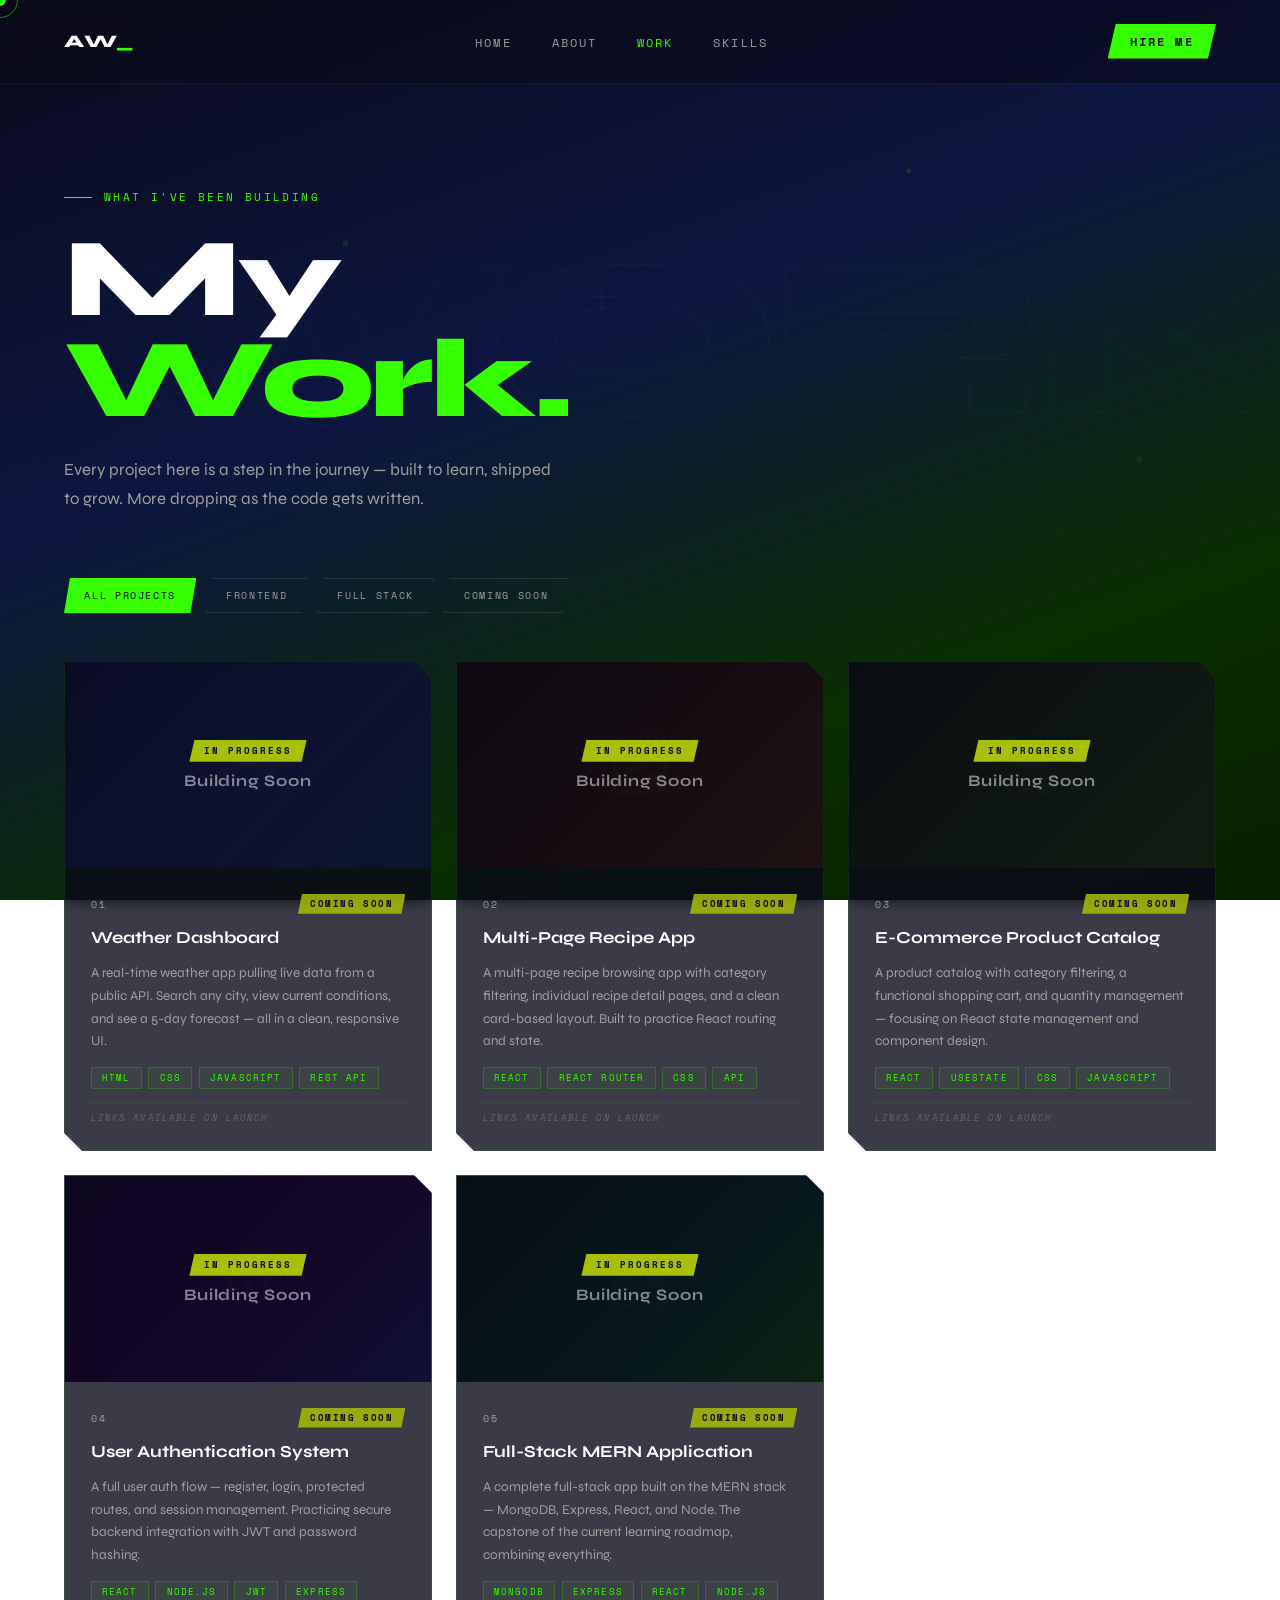
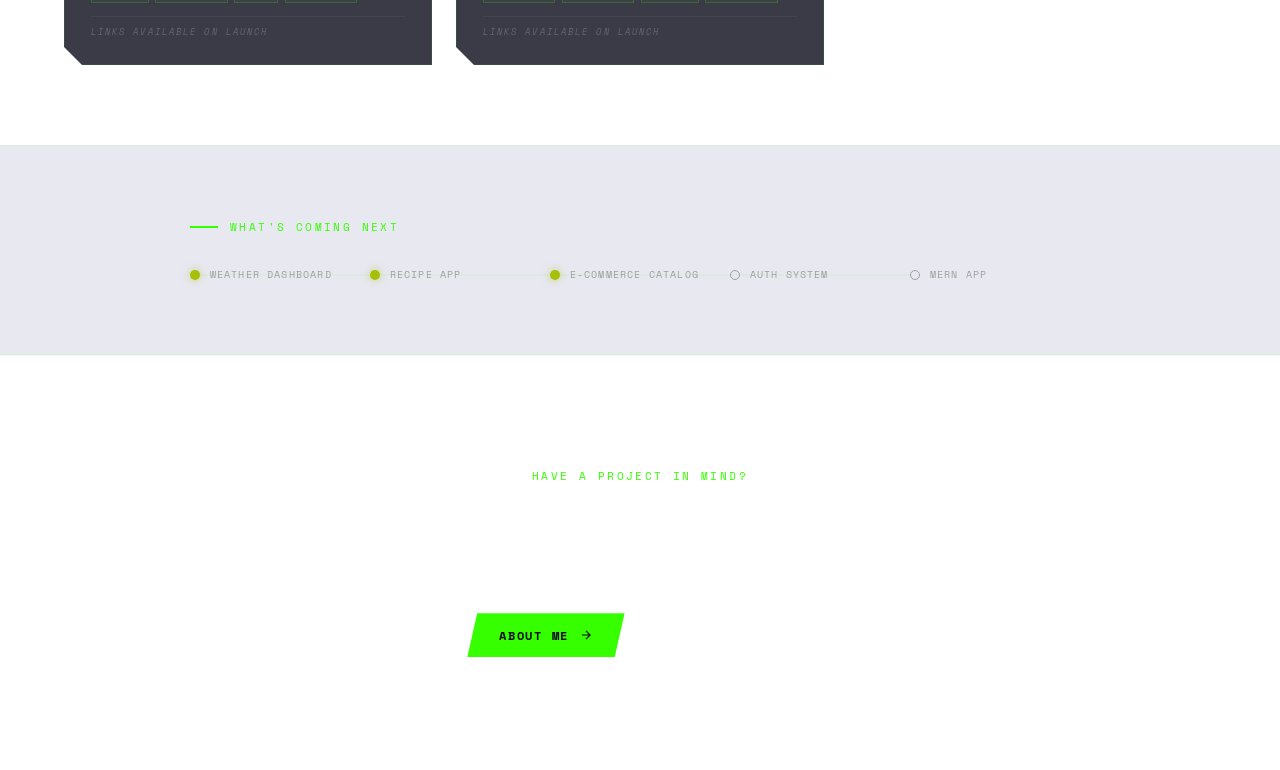
<file: work.html>
<!DOCTYPE html>
<html lang="en">
<head>
  <meta charset="UTF-8" />
  <meta name="viewport" content="width=device-width, initial-scale=1.0" />
  <title>Work — Antwaun Washington</title>
  <link rel="preconnect" href="https://fonts.googleapis.com" />
  <link rel="preconnect" href="https://fonts.gstatic.com" crossorigin />
  <link href="https://fonts.googleapis.com/css2?family=Space+Mono:wght@400;700&family=Syne:wght@400;700;800&display=swap" rel="stylesheet" />
  <link rel="stylesheet" href="css/style.css" />
  <link rel="stylesheet" href="css/work.css" />
</head>
<body>

  <!-- Custom cursor -->
  <div class="cursor" id="cursor"></div>
  <div class="cursor-ring" id="cursorRing"></div>

  <!-- Geometric background -->
  <canvas id="geoBg" aria-hidden="true"></canvas>

  <!-- Nav -->
  <nav>
    <a href="index.html" class="nav-logo">AW<span>_</span></a>
    <ul class="nav-links">
      <li><a href="index.html">Home</a></li>
      <li><a href="about.html">About</a></li>
      <li><a href="work.html" class="nav-active">Work</a></li>
      <li><a href="skills.html">Skills</a></li>
    </ul>
    <a href="#contact" class="nav-cta">Hire Me</a>
  </nav>

  <main class="work-main">

    <!-- ── PAGE HEADER ── -->
    <section class="work-header-section">
      <div class="work-header-inner">
        <p class="section-tag">
          <span class="tag-line"></span>
          What I've been building
        </p>
        <h1 class="work-title">
          My <span class="title-green">Work.</span>
        </h1>
        <p class="work-subtitle">
          Every project here is a step in the journey — built to learn, shipped to grow.
          More dropping as the code gets written.
        </p>
      </div>
      <div class="work-bg-word" aria-hidden="true">WORK</div>
    </section>

    <!-- ── FILTER BAR ── -->
    <div class="filter-bar reveal">
      <button class="filter-btn active" data-filter="all">All Projects</button>
      <button class="filter-btn" data-filter="frontend">Frontend</button>
      <button class="filter-btn" data-filter="fullstack">Full Stack</button>
      <button class="filter-btn" data-filter="coming-soon">Coming Soon</button>
    </div>

    <!-- ══════════════════════════════════════
         PROJECT GRID
         ─────────────────────────────────────
         TO ADD A NEW PROJECT LATER:
         1. Copy one .project-card block
         2. Remove the "coming-soon" class from the card
         3. Remove the .cs-overlay div inside it
         4. Update data-category, title, description,
            tech tags, and links
         5. Add a real screenshot as the .card-img src
    ══════════════════════════════════════ -->
    <section class="projects-grid-section">
      <div class="projects-grid" id="projectsGrid">

        <!-- ── PROJECT 1: Weather Dashboard ── -->
        <article class="project-card coming-soon reveal" data-category="frontend">
          <div class="card-img-wrap">
            <div class="card-img card-img--weather">
              <div class="placeholder-icon">
                <svg viewBox="0 0 64 64" fill="none" xmlns="http://www.w3.org/2000/svg">
                  <circle cx="32" cy="22" r="10" stroke="currentColor" stroke-width="2"/>
                  <path d="M12 44c0-8 8-14 20-14s20 6 20 14" stroke="currentColor" stroke-width="2" stroke-linecap="round"/>
                  <path d="M8 38h4M52 38h4M32 8V4M16 14l-3-3M48 14l3-3" stroke="currentColor" stroke-width="2" stroke-linecap="round"/>
                </svg>
              </div>
            </div>
            <!-- Coming Soon overlay — remove this div when project is live -->
            <div class="cs-overlay">
              <span class="cs-badge">In Progress</span>
              <p class="cs-text">Building Soon</p>
            </div>
          </div>
          <div class="card-body">
            <div class="card-header-row">
              <span class="card-number">01</span>
              <div class="card-status coming-soon-tag">Coming Soon</div>
            </div>
            <h2 class="card-title">Weather Dashboard</h2>
            <p class="card-desc">
              A real-time weather app pulling live data from a public API. Search any city,
              view current conditions, and see a 5-day forecast — all in a clean, responsive UI.
            </p>
            <div class="card-tags">
              <span class="tag">HTML</span>
              <span class="tag">CSS</span>
              <span class="tag">JavaScript</span>
              <span class="tag">REST API</span>
            </div>
            <div class="card-links">
              <!-- Uncomment and update these when project is live:
              <a href="YOUR_LIVE_LINK" class="card-link card-link--primary" target="_blank" rel="noopener">
                Live Demo
                <svg width="12" height="12" fill="none" stroke="currentColor" stroke-width="2" viewBox="0 0 24 24"><path d="M18 13v6a2 2 0 01-2 2H5a2 2 0 01-2-2V8a2 2 0 012-2h6M15 3h6v6M10 14L21 3"/></svg>
              </a>
              <a href="YOUR_GITHUB_LINK" class="card-link card-link--secondary" target="_blank" rel="noopener">
                GitHub
                <svg width="12" height="12" fill="none" stroke="currentColor" stroke-width="2" viewBox="0 0 24 24"><path d="M9 19c-5 1.5-5-2.5-7-3m14 6v-3.87a3.37 3.37 0 00-.94-2.61c3.14-.35 6.44-1.54 6.44-7A5.44 5.44 0 0020 4.77 5.07 5.07 0 0019.91 1S18.73.65 16 2.48a13.38 13.38 0 00-7 0C6.27.65 5.09 1 5.09 1A5.07 5.07 0 005 4.77a5.44 5.44 0 00-1.5 3.78c0 5.42 3.3 6.61 6.44 7A3.37 3.37 0 009 18.13V22"/></svg>
              </a>
              -->
              <span class="link-placeholder">Links available on launch</span>
            </div>
          </div>
        </article>

        <!-- ── PROJECT 2: Recipe App ── -->
        <article class="project-card coming-soon reveal" data-category="frontend" style="animation-delay:0.08s">
          <div class="card-img-wrap">
            <div class="card-img card-img--recipe">
              <div class="placeholder-icon">
                <svg viewBox="0 0 64 64" fill="none" xmlns="http://www.w3.org/2000/svg">
                  <rect x="10" y="8" width="44" height="48" rx="4" stroke="currentColor" stroke-width="2"/>
                  <path d="M20 20h24M20 28h24M20 36h16" stroke="currentColor" stroke-width="2" stroke-linecap="round"/>
                  <circle cx="46" cy="46" r="6" stroke="currentColor" stroke-width="2"/>
                  <path d="M44 46h4M46 44v4" stroke="currentColor" stroke-width="2" stroke-linecap="round"/>
                </svg>
              </div>
            </div>
            <div class="cs-overlay">
              <span class="cs-badge">In Progress</span>
              <p class="cs-text">Building Soon</p>
            </div>
          </div>
          <div class="card-body">
            <div class="card-header-row">
              <span class="card-number">02</span>
              <div class="card-status coming-soon-tag">Coming Soon</div>
            </div>
            <h2 class="card-title">Multi-Page Recipe App</h2>
            <p class="card-desc">
              A multi-page recipe browsing app with category filtering, individual recipe detail
              pages, and a clean card-based layout. Built to practice React routing and state.
            </p>
            <div class="card-tags">
              <span class="tag">React</span>
              <span class="tag">React Router</span>
              <span class="tag">CSS</span>
              <span class="tag">API</span>
            </div>
            <div class="card-links">
              <span class="link-placeholder">Links available on launch</span>
            </div>
          </div>
        </article>

        <!-- ── PROJECT 3: E-Commerce Catalog ── -->
        <article class="project-card coming-soon reveal" data-category="frontend" style="animation-delay:0.16s">
          <div class="card-img-wrap">
            <div class="card-img card-img--ecommerce">
              <div class="placeholder-icon">
                <svg viewBox="0 0 64 64" fill="none" xmlns="http://www.w3.org/2000/svg">
                  <path d="M8 8h6l4 24h28l4-16H20" stroke="currentColor" stroke-width="2" stroke-linecap="round" stroke-linejoin="round"/>
                  <circle cx="26" cy="54" r="3" stroke="currentColor" stroke-width="2"/>
                  <circle cx="42" cy="54" r="3" stroke="currentColor" stroke-width="2"/>
                  <path d="M28 24h8M32 20v8" stroke="currentColor" stroke-width="2" stroke-linecap="round"/>
                </svg>
              </div>
            </div>
            <div class="cs-overlay">
              <span class="cs-badge">In Progress</span>
              <p class="cs-text">Building Soon</p>
            </div>
          </div>
          <div class="card-body">
            <div class="card-header-row">
              <span class="card-number">03</span>
              <div class="card-status coming-soon-tag">Coming Soon</div>
            </div>
            <h2 class="card-title">E-Commerce Product Catalog</h2>
            <p class="card-desc">
              A product catalog with category filtering, a functional shopping cart,
              and quantity management — focusing on React state management and component design.
            </p>
            <div class="card-tags">
              <span class="tag">React</span>
              <span class="tag">useState</span>
              <span class="tag">CSS</span>
              <span class="tag">JavaScript</span>
            </div>
            <div class="card-links">
              <span class="link-placeholder">Links available on launch</span>
            </div>
          </div>
        </article>

        <!-- ── PROJECT 4: Auth System ── -->
        <article class="project-card coming-soon reveal" data-category="fullstack" style="animation-delay:0.24s">
          <div class="card-img-wrap">
            <div class="card-img card-img--auth">
              <div class="placeholder-icon">
                <svg viewBox="0 0 64 64" fill="none" xmlns="http://www.w3.org/2000/svg">
                  <rect x="16" y="28" width="32" height="24" rx="3" stroke="currentColor" stroke-width="2"/>
                  <path d="M22 28v-8a10 10 0 0120 0v8" stroke="currentColor" stroke-width="2" stroke-linecap="round"/>
                  <circle cx="32" cy="40" r="3" stroke="currentColor" stroke-width="2"/>
                  <path d="M32 43v5" stroke="currentColor" stroke-width="2" stroke-linecap="round"/>
                </svg>
              </div>
            </div>
            <div class="cs-overlay">
              <span class="cs-badge">In Progress</span>
              <p class="cs-text">Building Soon</p>
            </div>
          </div>
          <div class="card-body">
            <div class="card-header-row">
              <span class="card-number">04</span>
              <div class="card-status coming-soon-tag">Coming Soon</div>
            </div>
            <h2 class="card-title">User Authentication System</h2>
            <p class="card-desc">
              A full user auth flow — register, login, protected routes, and session management.
              Practicing secure backend integration with JWT and password hashing.
            </p>
            <div class="card-tags">
              <span class="tag">React</span>
              <span class="tag">Node.js</span>
              <span class="tag">JWT</span>
              <span class="tag">Express</span>
            </div>
            <div class="card-links">
              <span class="link-placeholder">Links available on launch</span>
            </div>
          </div>
        </article>

        <!-- ── PROJECT 5: MERN App ── -->
        <article class="project-card coming-soon reveal" data-category="fullstack" style="animation-delay:0.32s">
          <div class="card-img-wrap">
            <div class="card-img card-img--mern">
              <div class="placeholder-icon">
                <svg viewBox="0 0 64 64" fill="none" xmlns="http://www.w3.org/2000/svg">
                  <rect x="8" y="8" width="20" height="20" rx="2" stroke="currentColor" stroke-width="2"/>
                  <rect x="36" y="8" width="20" height="20" rx="2" stroke="currentColor" stroke-width="2"/>
                  <rect x="8" y="36" width="20" height="20" rx="2" stroke="currentColor" stroke-width="2"/>
                  <rect x="36" y="36" width="20" height="20" rx="2" stroke="currentColor" stroke-width="2"/>
                  <path d="M28 18h8M18 28v8M46 28v8M36 46h-8" stroke="currentColor" stroke-width="2" stroke-linecap="round"/>
                </svg>
              </div>
            </div>
            <div class="cs-overlay">
              <span class="cs-badge">In Progress</span>
              <p class="cs-text">Building Soon</p>
            </div>
          </div>
          <div class="card-body">
            <div class="card-header-row">
              <span class="card-number">05</span>
              <div class="card-status coming-soon-tag">Coming Soon</div>
            </div>
            <h2 class="card-title">Full-Stack MERN Application</h2>
            <p class="card-desc">
              A complete full-stack app built on the MERN stack — MongoDB, Express, React,
              and Node. The capstone of the current learning roadmap, combining everything.
            </p>
            <div class="card-tags">
              <span class="tag">MongoDB</span>
              <span class="tag">Express</span>
              <span class="tag">React</span>
              <span class="tag">Node.js</span>
            </div>
            <div class="card-links">
              <span class="link-placeholder">Links available on launch</span>
            </div>
          </div>
        </article>

        <!-- ══════════════════════════════════════
             ADD NEW PROJECT HERE
             ─────────────────────────────────────
             Copy the block below, paste it before
             this comment, and fill in your details.
        ══════════════════════════════════════
        <article class="project-card reveal" data-category="frontend">
          <div class="card-img-wrap">
            <img src="YOUR_SCREENSHOT.png" alt="Project name screenshot" class="card-img card-img--real" />
          </div>
          <div class="card-body">
            <div class="card-header-row">
              <span class="card-number">06</span>
              <div class="card-status live-tag">Live</div>
            </div>
            <h2 class="card-title">Your Project Name</h2>
            <p class="card-desc">Short description of what it does and what you learned.</p>
            <div class="card-tags">
              <span class="tag">React</span>
              <span class="tag">Node.js</span>
            </div>
            <div class="card-links">
              <a href="YOUR_LIVE_LINK" class="card-link card-link--primary" target="_blank" rel="noopener">
                Live Demo
                <svg width="12" height="12" fill="none" stroke="currentColor" stroke-width="2" viewBox="0 0 24 24"><path d="M18 13v6a2 2 0 01-2 2H5a2 2 0 01-2-2V8a2 2 0 012-2h6M15 3h6v6M10 14L21 3"/></svg>
              </a>
              <a href="YOUR_GITHUB_LINK" class="card-link card-link--secondary" target="_blank" rel="noopener">
                GitHub
              </a>
            </div>
          </div>
        </article>
        -->

      </div>

      <!-- Empty state when filter returns nothing -->
      <div class="no-results" id="noResults" style="display:none">
        <p>No projects in that category yet — check back soon.</p>
      </div>

    </section>

    <!-- ── ROADMAP STRIP ── -->
    <section class="roadmap-section reveal">
      <div class="roadmap-inner">
        <p class="section-tag" style="margin-bottom:1.5rem">
          <span class="tag-line"></span>
          What's coming next
        </p>
        <div class="roadmap-grid">
          <div class="roadmap-item">
            <span class="roadmap-dot roadmap-dot--active"></span>
            <span class="roadmap-label">Weather Dashboard</span>
          </div>
          <div class="roadmap-item">
            <span class="roadmap-dot roadmap-dot--active"></span>
            <span class="roadmap-label">Recipe App</span>
          </div>
          <div class="roadmap-item">
            <span class="roadmap-dot roadmap-dot--active"></span>
            <span class="roadmap-label">E-Commerce Catalog</span>
          </div>
          <div class="roadmap-item">
            <span class="roadmap-dot roadmap-dot--queued"></span>
            <span class="roadmap-label">Auth System</span>
          </div>
          <div class="roadmap-item">
            <span class="roadmap-dot roadmap-dot--queued"></span>
            <span class="roadmap-label">MERN App</span>
          </div>
        </div>
      </div>
    </section>

    <!-- ── CTA ── -->
    <section class="about-cta reveal">
      <p class="cta-label">Have a project in mind?</p>
      <h2 class="cta-heading">Let's Build Together.</h2>
      <div class="cta-actions">
        <a href="about.html" class="btn-primary">
          About Me
          <svg width="14" height="14" fill="none" stroke="currentColor" stroke-width="2" viewBox="0 0 24 24">
            <path d="M5 12h14M12 5l7 7-7 7"/>
          </svg>
        </a>
        <a href="skills.html" class="btn-secondary">View My Skills</a>
      </div>
    </section>

  </main>

  <script src="js/main.js"></script>
  <script src="js/work.js"></script>
</body>
</html>
</file>
<file: css/style.css>
/* ============================================================
   CSS VARIABLES
   ============================================================ */
:root {
  --green-bright: #36FF00;
  --green-dark:   #156100;
  --navy:         #1F2479;
  --olive:        #A7BF06;
  --white:        #FFFFFF;
  --gray:         #9F9F9F;
  --bg-top:       #0a0b1a;
  --bg-bottom:    #071f00;
  --font-display: 'Syne', sans-serif;
  --font-mono:    'Space Mono', monospace;
}

/* ============================================================
   RESET & BASE
   ============================================================ */
*, *::before, *::after {
  box-sizing: border-box;
  margin: 0;
  padding: 0;
}

html {
  scroll-behavior: smooth;
}

body {
  background: linear-gradient(160deg, var(--bg-top) 0%, #0d1640 40%, #0a2e00 75%, var(--bg-bottom) 100%);
  background-attachment: fixed;
  color: var(--white);
  font-family: var(--font-mono);
  min-height: 100vh;
  overflow-x: hidden;
  cursor: none;
}

/* ============================================================
   CUSTOM CURSOR
   ============================================================ */
.cursor {
  position: fixed;
  width: 12px;
  height: 12px;
  background: var(--green-bright);
  border-radius: 50%;
  pointer-events: none;
  z-index: 9999;
  transform: translate(-50%, -50%);
  transition: width 0.2s ease, height 0.2s ease;
  mix-blend-mode: difference;
}

.cursor-ring {
  position: fixed;
  width: 36px;
  height: 36px;
  border: 1.5px solid var(--green-bright);
  border-radius: 50%;
  pointer-events: none;
  z-index: 9998;
  transform: translate(-50%, -50%);
  transition: width 0.25s ease, height 0.25s ease, opacity 0.2s;
  opacity: 0.5;
}

/* ============================================================
   NAV
   ============================================================ */
nav {
  position: fixed;
  top: 0;
  left: 0;
  right: 0;
  z-index: 100;
  display: flex;
  justify-content: space-between;
  align-items: center;
  padding: 1.5rem 4rem;
  border-bottom: 1px solid rgba(54, 255, 0, 0.08);
  backdrop-filter: blur(10px);
  background: rgba(10, 11, 26, 0.6);
}

.nav-logo {
  font-family: var(--font-display);
  font-size: 1.1rem;
  font-weight: 800;
  letter-spacing: 0.12em;
  color: var(--white);
  text-decoration: none;
}

.nav-logo span {
  color: var(--green-bright);
}

.nav-links {
  display: flex;
  gap: 2.5rem;
  list-style: none;
}

.nav-links a {
  font-size: 0.72rem;
  letter-spacing: 0.18em;
  text-transform: uppercase;
  color: var(--gray);
  text-decoration: none;
  transition: color 0.2s;
}

.nav-links a:hover {
  color: var(--green-bright);
}

.nav-cta {
  font-size: 0.72rem;
  letter-spacing: 0.18em;
  text-transform: uppercase;
  color: var(--bg-top);
  background: var(--green-bright);
  padding: 0.55rem 1.4rem;
  text-decoration: none;
  font-weight: 700;
  transition: background 0.2s;
  clip-path: polygon(8px 0%, 100% 0%, calc(100% - 8px) 100%, 0% 100%);
}

.nav-cta:hover {
  background: var(--olive);
}

/* ============================================================
   HERO SECTION
   ============================================================ */
.hero {
  min-height: 100vh;
  display: grid;
  grid-template-columns: 1fr 1fr;
  align-items: center;
  padding: 0 4rem;
  gap: 4rem;
  position: relative;
  overflow: hidden;
}

/* Animated grid overlay */
.hero::before {
  content: '';
  position: absolute;
  inset: 0;
  background-image:
    linear-gradient(rgba(54, 255, 0, 0.04) 1px, transparent 1px),
    linear-gradient(90deg, rgba(54, 255, 0, 0.04) 1px, transparent 1px);
  background-size: 60px 60px;
  animation: gridPan 20s linear infinite;
  pointer-events: none;
}

/* Glowing orb */
.hero::after {
  content: '';
  position: absolute;
  width: 600px;
  height: 600px;
  background: radial-gradient(circle, rgba(31, 36, 121, 0.4) 0%, transparent 70%);
  top: 50%;
  left: 55%;
  transform: translate(-50%, -50%);
  pointer-events: none;
  animation: pulse 6s ease-in-out infinite;
}

/* ============================================================
   HERO LEFT
   ============================================================ */
.hero-left {
  position: relative;
  z-index: 2;
}

.hero-tag {
  display: inline-flex;
  align-items: center;
  gap: 0.6rem;
  font-size: 0.68rem;
  letter-spacing: 0.2em;
  text-transform: uppercase;
  color: var(--green-bright);
  margin-bottom: 1.5rem;
  opacity: 0;
  animation: fadeUp 0.6s ease 0.2s forwards;
}

.hero-tag::before {
  content: '';
  display: inline-block;
  width: 28px;
  height: 1.5px;
  background: var(--green-bright);
}

.hero-name {
  font-family: var(--font-display);
  font-size: clamp(3rem, 7vw, 6rem);
  font-weight: 800;
  line-height: 0.95;
  letter-spacing: -0.02em;
  margin-bottom: 1rem;
  opacity: 0;
  animation: fadeUp 0.7s ease 0.35s forwards;
}

.hero-name .line-green {
  color: var(--green-bright);
  display: block;
}

.hero-name .line-olive {
  color: var(--olive);
  display: block;
}

.hero-role {
  font-size: 0.78rem;
  letter-spacing: 0.15em;
  text-transform: uppercase;
  color: var(--gray);
  margin-bottom: 2rem;
  opacity: 0;
  animation: fadeUp 0.7s ease 0.5s forwards;
}

.hero-role span {
  color: var(--white);
  border-bottom: 1px solid var(--green-dark);
}

.hero-bio {
  font-family: var(--font-display);
  font-size: 1rem;
  font-weight: 400;
  line-height: 1.75;
  color: var(--gray);
  max-width: 420px;
  margin-bottom: 2.5rem;
  opacity: 0;
  animation: fadeUp 0.7s ease 0.65s forwards;
}

.hero-bio strong {
  color: var(--white);
  font-weight: 700;
}

.hero-actions {
  display: flex;
  gap: 1rem;
  align-items: center;
  opacity: 0;
  animation: fadeUp 0.7s ease 0.8s forwards;
}

/* ============================================================
   BUTTONS
   ============================================================ */
.btn-primary {
  display: inline-flex;
  align-items: center;
  gap: 0.6rem;
  background: var(--green-bright);
  color: var(--bg-top);
  font-family: var(--font-mono);
  font-size: 0.72rem;
  font-weight: 700;
  letter-spacing: 0.15em;
  text-transform: uppercase;
  text-decoration: none;
  padding: 0.85rem 2rem;
  clip-path: polygon(10px 0%, 100% 0%, calc(100% - 10px) 100%, 0% 100%);
  transition: background 0.25s, transform 0.2s;
}

.btn-primary:hover {
  background: var(--olive);
  transform: translateY(-2px);
}

.btn-secondary {
  display: inline-flex;
  align-items: center;
  gap: 0.6rem;
  color: var(--white);
  font-family: var(--font-mono);
  font-size: 0.72rem;
  letter-spacing: 0.15em;
  text-transform: uppercase;
  text-decoration: none;
  padding: 0.85rem 1.5rem;
  border: 1px solid rgba(255, 255, 255, 0.2);
  transition: border-color 0.25s, color 0.25s;
}

.btn-secondary:hover {
  border-color: var(--green-bright);
  color: var(--green-bright);
}

/* ============================================================
   HERO RIGHT — CIRCLE AVATAR
   ============================================================ */
.hero-right {
  position: relative;
  z-index: 2;
  display: flex;
  justify-content: center;
  align-items: center;
  opacity: 0;
  animation: fadeIn 1s ease 0.9s forwards;
}

/* Wrapper keeps chips positioned relative to the avatar */
.avatar-wrapper {
  position: relative;
  width: 320px;
  height: 320px;
  display: flex;
  align-items: center;
  justify-content: center;
}

/* Spinning glow rings */
.avatar-ring {
  position: absolute;
  inset: -14px;
  border-radius: 50%;
  border: 2px solid transparent;
  border-top-color: var(--green-bright);
  border-right-color: rgba(54, 255, 0, 0.2);
  animation: spinRing 6s linear infinite;
}

.avatar-ring--2 {
  inset: -26px;
  border-top-color: transparent;
  border-bottom-color: var(--olive);
  border-left-color: rgba(167, 191, 6, 0.2);
  animation: spinRing 9s linear infinite reverse;
}

/* The circle itself */
.avatar-circle {
  width: 300px;
  height: 300px;
  border-radius: 50%;
  overflow: hidden;
  border: 3px solid rgba(54, 255, 0, 0.3);
  background: #A7BFD6;
  position: relative;
  z-index: 2;
  box-shadow:
    0 0 40px rgba(54, 255, 0, 0.12),
    0 0 80px rgba(31, 36, 121, 0.4),
    inset 0 0 30px rgba(21, 97, 0, 0.2);
}

/* The photo — fills circle, cropped to show face */
.avatar-img {
  width: 100%;
  height: 100%;
  object-fit: cover;
  object-position: center 25%;
  filter: saturate(0.9) contrast(1.05);
  mix-blend-mode: normal;
}

/* Scan line sweep overlay */
.avatar-scan {
  position: absolute;
  inset: 0;
  border-radius: 50%;
  overflow: hidden;
  pointer-events: none;
  z-index: 3;
}

.avatar-scan::after {
  content: '';
  position: absolute;
  left: 0;
  right: 0;
  height: 3px;
  background: linear-gradient(90deg, transparent, rgba(54, 255, 0, 0.6), transparent);
  animation: scan 3.5s ease-in-out infinite;
  opacity: 0.7;
}

/* ============================================================
   FLOATING STAT CHIPS
   ============================================================ */
.stat-chip {
  position: absolute;
  background: rgba(10, 11, 26, 0.88);
  border: 1px solid rgba(54, 255, 0, 0.3);
  padding: 0.65rem 1.1rem;
  font-family: var(--font-mono);
  backdrop-filter: blur(10px);
  z-index: 10;
}

.stat-chip .num {
  font-size: 1.4rem;
  font-weight: 700;
  color: var(--green-bright);
  display: block;
  line-height: 1;
}

.stat-chip .label {
  font-size: 0.6rem;
  letter-spacing: 0.15em;
  text-transform: uppercase;
  color: var(--gray);
}

.chip-1 {
  top: 8%;
  left: -10%;
  animation: floatA 5s ease-in-out infinite;
}

.chip-2 {
  bottom: 10%;
  right: -10%;
  animation: floatB 5.5s ease-in-out infinite;
}

/* ============================================================
   SCROLL INDICATOR
   ============================================================ */
.scroll-hint {
  position: absolute;
  bottom: 2.5rem;
  left: 50%;
  transform: translateX(-50%);
  display: flex;
  flex-direction: column;
  align-items: center;
  gap: 0.5rem;
  font-size: 0.6rem;
  letter-spacing: 0.2em;
  text-transform: uppercase;
  color: var(--gray);
  opacity: 0;
  animation: fadeIn 1s ease 1.5s forwards;
  z-index: 2;
}

.scroll-line {
  width: 1.5px;
  height: 40px;
  background: linear-gradient(to bottom, var(--green-bright), transparent);
  animation: scrollPulse 2s ease-in-out infinite;
}

/* ============================================================
   KEYFRAMES
   ============================================================ */
@keyframes gridPan {
  0%   { background-position: 0 0; }
  100% { background-position: 60px 60px; }
}

@keyframes pulse {
  0%, 100% { transform: translate(-50%, -50%) scale(1); opacity: 0.5; }
  50%       { transform: translate(-50%, -50%) scale(1.15); opacity: 0.9; }
}

@keyframes spinRing {
  from { transform: rotate(0deg); }
  to   { transform: rotate(360deg); }
}

@keyframes scan {
  0%   { top: -5%; }
  100% { top: 105%; }
}

@keyframes floatA {
  0%, 100% { transform: translateY(0); }
  50%       { transform: translateY(-10px); }
}

@keyframes floatB {
  0%, 100% { transform: translateY(0); }
  50%       { transform: translateY(8px); }
}

@keyframes scrollPulse {
  0%, 100% { opacity: 0.3; transform: scaleY(1); }
  50%       { opacity: 1; transform: scaleY(1.15); }
}

@keyframes fadeUp {
  from { opacity: 0; transform: translateY(20px); }
  to   { opacity: 1; transform: translateY(0); }
}

@keyframes fadeIn {
  from { opacity: 0; }
  to   { opacity: 1; }
}

/* ============================================================
   RESPONSIVE
   ============================================================ */
@media (max-width: 900px) {
  nav {
    padding: 1.25rem 2rem;
  }

  .hero {
    grid-template-columns: 1fr;
    padding: 8rem 2rem 4rem;
    gap: 3rem;
    text-align: center;
  }

  .hero-bio {
    max-width: 100%;
  }

  .hero-actions {
    justify-content: center;
    flex-wrap: wrap;
  }

  .hero-right {
    order: -1;
  }

  .avatar-wrapper {
    width: 240px;
    height: 240px;
  }

  .avatar-circle {
    width: 220px;
    height: 220px;
  }

  .chip-1 {
    left: 0;
  }

  .chip-2 {
    right: 0;
  }

  .hero-tag {
    justify-content: center;
  }
}
</file>
<file: docs/style.css>
/* ============================================================
   CSS VARIABLES
   ============================================================ */
:root {
  --green-bright: #36FF00;
  --green-dark:   #156100;
  --navy:         #1F2479;
  --olive:        #A7BF06;
  --white:        #FFFFFF;
  --gray:         #9F9F9F;
  --bg-top:       #0a0b1a;
  --bg-bottom:    #071f00;
  --font-display: 'Syne', sans-serif;
  --font-mono:    'Space Mono', monospace;
}

/* ============================================================
   RESET & BASE
   ============================================================ */
*, *::before, *::after {
  box-sizing: border-box;
  margin: 0;
  padding: 0;
}

html {
  scroll-behavior: smooth;
}

body {
  background: linear-gradient(160deg, var(--bg-top) 0%, #0d1640 40%, #0a2e00 75%, var(--bg-bottom) 100%);
  background-attachment: fixed;
  color: var(--white);
  font-family: var(--font-mono);
  min-height: 100vh;
  overflow-x: hidden;
  cursor: none;
}

/* ============================================================
   CUSTOM CURSOR
   ============================================================ */
.cursor {
  position: fixed;
  width: 12px;
  height: 12px;
  background: var(--green-bright);
  border-radius: 50%;
  pointer-events: none;
  z-index: 9999;
  transform: translate(-50%, -50%);
  transition: width 0.2s ease, height 0.2s ease;
  mix-blend-mode: difference;
}

.cursor-ring {
  position: fixed;
  width: 36px;
  height: 36px;
  border: 1.5px solid var(--green-bright);
  border-radius: 50%;
  pointer-events: none;
  z-index: 9998;
  transform: translate(-50%, -50%);
  transition: width 0.25s ease, height 0.25s ease, opacity 0.2s;
  opacity: 0.5;
}

/* ============================================================
   NAV
   ============================================================ */
nav {
  position: fixed;
  top: 0;
  left: 0;
  right: 0;
  z-index: 100;
  display: flex;
  justify-content: space-between;
  align-items: center;
  padding: 1.5rem 4rem;
  border-bottom: 1px solid rgba(54, 255, 0, 0.08);
  backdrop-filter: blur(10px);
  background: rgba(10, 11, 26, 0.6);
}

.nav-logo {
  font-family: var(--font-display);
  font-size: 1.1rem;
  font-weight: 800;
  letter-spacing: 0.12em;
  color: var(--white);
  text-decoration: none;
}

.nav-logo span {
  color: var(--green-bright);
}

.nav-links {
  display: flex;
  gap: 2.5rem;
  list-style: none;
}

.nav-links a {
  font-size: 0.72rem;
  letter-spacing: 0.18em;
  text-transform: uppercase;
  color: var(--gray);
  text-decoration: none;
  transition: color 0.2s;
}

.nav-links a:hover {
  color: var(--green-bright);
}

.nav-cta {
  font-size: 0.72rem;
  letter-spacing: 0.18em;
  text-transform: uppercase;
  color: var(--bg-top);
  background: var(--green-bright);
  padding: 0.55rem 1.4rem;
  text-decoration: none;
  font-weight: 700;
  transition: background 0.2s;
  clip-path: polygon(8px 0%, 100% 0%, calc(100% - 8px) 100%, 0% 100%);
}

.nav-cta:hover {
  background: var(--olive);
}

/* ============================================================
   HERO SECTION
   ============================================================ */
.hero {
  min-height: 100vh;
  display: grid;
  grid-template-columns: 1fr 1fr;
  align-items: center;
  padding: 0 4rem;
  gap: 4rem;
  position: relative;
  overflow: hidden;
}

/* Animated grid overlay */
.hero::before {
  content: '';
  position: absolute;
  inset: 0;
  background-image:
    linear-gradient(rgba(54, 255, 0, 0.04) 1px, transparent 1px),
    linear-gradient(90deg, rgba(54, 255, 0, 0.04) 1px, transparent 1px);
  background-size: 60px 60px;
  animation: gridPan 20s linear infinite;
  pointer-events: none;
}

/* Glowing orb */
.hero::after {
  content: '';
  position: absolute;
  width: 600px;
  height: 600px;
  background: radial-gradient(circle, rgba(31, 36, 121, 0.4) 0%, transparent 70%);
  top: 50%;
  left: 55%;
  transform: translate(-50%, -50%);
  pointer-events: none;
  animation: pulse 6s ease-in-out infinite;
}

/* ============================================================
   HERO LEFT
   ============================================================ */
.hero-left {
  position: relative;
  z-index: 2;
}

.hero-tag {
  display: inline-flex;
  align-items: center;
  gap: 0.6rem;
  font-size: 0.68rem;
  letter-spacing: 0.2em;
  text-transform: uppercase;
  color: var(--green-bright);
  margin-bottom: 1.5rem;
  opacity: 0;
  animation: fadeUp 0.6s ease 0.2s forwards;
}

.hero-tag::before {
  content: '';
  display: inline-block;
  width: 28px;
  height: 1.5px;
  background: var(--green-bright);
}

.hero-name {
  font-family: var(--font-display);
  font-size: clamp(3rem, 7vw, 6rem);
  font-weight: 800;
  line-height: 0.95;
  letter-spacing: -0.02em;
  margin-bottom: 1rem;
  opacity: 0;
  animation: fadeUp 0.7s ease 0.35s forwards;
}

.hero-name .line-green {
  color: var(--green-bright);
  display: block;
}

.hero-name .line-olive {
  color: var(--olive);
  display: block;
}

.hero-role {
  font-size: 0.78rem;
  letter-spacing: 0.15em;
  text-transform: uppercase;
  color: var(--gray);
  margin-bottom: 2rem;
  opacity: 0;
  animation: fadeUp 0.7s ease 0.5s forwards;
}

.hero-role span {
  color: var(--white);
  border-bottom: 1px solid var(--green-dark);
}

.hero-bio {
  font-family: var(--font-display);
  font-size: 1rem;
  font-weight: 400;
  line-height: 1.75;
  color: var(--gray);
  max-width: 420px;
  margin-bottom: 2.5rem;
  opacity: 0;
  animation: fadeUp 0.7s ease 0.65s forwards;
}

.hero-bio strong {
  color: var(--white);
  font-weight: 700;
}

.hero-actions {
  display: flex;
  gap: 1rem;
  align-items: center;
  opacity: 0;
  animation: fadeUp 0.7s ease 0.8s forwards;
}

/* ============================================================
   BUTTONS
   ============================================================ */
.btn-primary {
  display: inline-flex;
  align-items: center;
  gap: 0.6rem;
  background: var(--green-bright);
  color: var(--bg-top);
  font-family: var(--font-mono);
  font-size: 0.72rem;
  font-weight: 700;
  letter-spacing: 0.15em;
  text-transform: uppercase;
  text-decoration: none;
  padding: 0.85rem 2rem;
  clip-path: polygon(10px 0%, 100% 0%, calc(100% - 10px) 100%, 0% 100%);
  transition: background 0.25s, transform 0.2s;
}

.btn-primary:hover {
  background: var(--olive);
  transform: translateY(-2px);
}

.btn-secondary {
  display: inline-flex;
  align-items: center;
  gap: 0.6rem;
  color: var(--white);
  font-family: var(--font-mono);
  font-size: 0.72rem;
  letter-spacing: 0.15em;
  text-transform: uppercase;
  text-decoration: none;
  padding: 0.85rem 1.5rem;
  border: 1px solid rgba(255, 255, 255, 0.2);
  transition: border-color 0.25s, color 0.25s;
}

.btn-secondary:hover {
  border-color: var(--green-bright);
  color: var(--green-bright);
}

/* ============================================================
   HERO RIGHT — CIRCLE AVATAR
   ============================================================ */
.hero-right {
  position: relative;
  z-index: 2;
  display: flex;
  justify-content: center;
  align-items: center;
  opacity: 0;
  animation: fadeIn 1s ease 0.9s forwards;
}

/* Wrapper keeps chips positioned relative to the avatar */
.avatar-wrapper {
  position: relative;
  width: 320px;
  height: 320px;
  display: flex;
  align-items: center;
  justify-content: center;
}

/* Spinning glow rings */
.avatar-ring {
  position: absolute;
  inset: -14px;
  border-radius: 50%;
  border: 2px solid transparent;
  border-top-color: var(--green-bright);
  border-right-color: rgba(54, 255, 0, 0.2);
  animation: spinRing 6s linear infinite;
}

.avatar-ring--2 {
  inset: -26px;
  border-top-color: transparent;
  border-bottom-color: var(--olive);
  border-left-color: rgba(167, 191, 6, 0.2);
  animation: spinRing 9s linear infinite reverse;
}

/* The circle itself */
.avatar-circle {
  width: 300px;
  height: 300px;
  border-radius: 50%;
  overflow: hidden;
  border: 3px solid rgba(54, 255, 0, 0.3);
  background: var(--navy);
  position: relative;
  z-index: 2;
  box-shadow:
    0 0 40px rgba(54, 255, 0, 0.12),
    0 0 80px rgba(31, 36, 121, 0.4),
    inset 0 0 30px rgba(21, 97, 0, 0.2);
}

/* The photo — fills circle, cropped to show face */
.avatar-img {
  width: 100%;
  height: 100%;
  object-fit: cover;
  object-position: center top;
  filter: saturate(0.9) contrast(1.05);
  /* Stylized: slight duotone feel via CSS */
  mix-blend-mode: normal;
}

/* Scan line sweep overlay */
.avatar-scan {
  position: absolute;
  inset: 0;
  border-radius: 50%;
  overflow: hidden;
  pointer-events: none;
  z-index: 3;
}

.avatar-scan::after {
  content: '';
  position: absolute;
  left: 0;
  right: 0;
  height: 3px;
  background: linear-gradient(90deg, transparent, rgba(54, 255, 0, 0.6), transparent);
  animation: scan 3.5s ease-in-out infinite;
  opacity: 0.7;
}

/* ============================================================
   FLOATING STAT CHIPS
   ============================================================ */
.stat-chip {
  position: absolute;
  background: rgba(10, 11, 26, 0.88);
  border: 1px solid rgba(54, 255, 0, 0.3);
  padding: 0.65rem 1.1rem;
  font-family: var(--font-mono);
  backdrop-filter: blur(10px);
  z-index: 10;
}

.stat-chip .num {
  font-size: 1.4rem;
  font-weight: 700;
  color: var(--green-bright);
  display: block;
  line-height: 1;
}

.stat-chip .label {
  font-size: 0.6rem;
  letter-spacing: 0.15em;
  text-transform: uppercase;
  color: var(--gray);
}

.chip-1 {
  top: 8%;
  left: -10%;
  animation: floatA 5s ease-in-out infinite;
}

.chip-2 {
  bottom: 10%;
  right: -10%;
  animation: floatB 5.5s ease-in-out infinite;
}

/* ============================================================
   SCROLL INDICATOR
   ============================================================ */
.scroll-hint {
  position: absolute;
  bottom: 2.5rem;
  left: 50%;
  transform: translateX(-50%);
  display: flex;
  flex-direction: column;
  align-items: center;
  gap: 0.5rem;
  font-size: 0.6rem;
  letter-spacing: 0.2em;
  text-transform: uppercase;
  color: var(--gray);
  opacity: 0;
  animation: fadeIn 1s ease 1.5s forwards;
  z-index: 2;
}

.scroll-line {
  width: 1.5px;
  height: 40px;
  background: linear-gradient(to bottom, var(--green-bright), transparent);
  animation: scrollPulse 2s ease-in-out infinite;
}

/* ============================================================
   KEYFRAMES
   ============================================================ */
@keyframes gridPan {
  0%   { background-position: 0 0; }
  100% { background-position: 60px 60px; }
}

@keyframes pulse {
  0%, 100% { transform: translate(-50%, -50%) scale(1); opacity: 0.5; }
  50%       { transform: translate(-50%, -50%) scale(1.15); opacity: 0.9; }
}

@keyframes spinRing {
  from { transform: rotate(0deg); }
  to   { transform: rotate(360deg); }
}

@keyframes scan {
  0%   { top: -5%; }
  100% { top: 105%; }
}

@keyframes floatA {
  0%, 100% { transform: translateY(0); }
  50%       { transform: translateY(-10px); }
}

@keyframes floatB {
  0%, 100% { transform: translateY(0); }
  50%       { transform: translateY(8px); }
}

@keyframes scrollPulse {
  0%, 100% { opacity: 0.3; transform: scaleY(1); }
  50%       { opacity: 1; transform: scaleY(1.15); }
}

@keyframes fadeUp {
  from { opacity: 0; transform: translateY(20px); }
  to   { opacity: 1; transform: translateY(0); }
}

@keyframes fadeIn {
  from { opacity: 0; }
  to   { opacity: 1; }
}

/* ============================================================
   RESPONSIVE
   ============================================================ */
@media (max-width: 900px) {
  nav {
    padding: 1.25rem 2rem;
  }

  .hero {
    grid-template-columns: 1fr;
    padding: 8rem 2rem 4rem;
    gap: 3rem;
    text-align: center;
  }

  .hero-bio {
    max-width: 100%;
  }

  .hero-actions {
    justify-content: center;
    flex-wrap: wrap;
  }

  .hero-right {
    order: -1;
  }

  .avatar-wrapper {
    width: 240px;
    height: 240px;
  }

  .avatar-circle {
    width: 220px;
    height: 220px;
  }

  .chip-1 {
    left: 0;
  }

  .chip-2 {
    right: 0;
  }

  .hero-tag {
    justify-content: center;
  }
}
</file>
<file: css/about.css>
/* ============================================================
   ABOUT PAGE — about.css
   Extends style.css — same theme, new page-specific styles
   ============================================================ */

/* ── Geometric background canvas ── */
#geoBg {
  position: fixed;
  inset: 0;
  width: 100%;
  height: 100%;
  pointer-events: none;
  z-index: 0;
  opacity: 0.55;
}

/* ── Nav active state ── */
.nav-active {
  color: var(--green-bright) !important;
}

/* ── Shared layout ── */
.about-main {
  position: relative;
  z-index: 1;
  padding-top: 100px;
}

/* ============================================================
   PAGE HEADER
   ============================================================ */
.about-header {
  position: relative;
  min-height: 52vh;
  display: flex;
  align-items: center;
  padding: 5rem 4rem 4rem;
  overflow: hidden;
}

.about-header-inner {
  position: relative;
  z-index: 2;
  max-width: 680px;
}

.section-tag {
  display: inline-flex;
  align-items: center;
  gap: 0.75rem;
  font-size: 0.68rem;
  letter-spacing: 0.22em;
  text-transform: uppercase;
  color: var(--green-bright);
  margin-bottom: 1.5rem;
  opacity: 0;
  animation: fadeUp 0.6s ease 0.2s forwards;
}

.tag-line {
  display: inline-block;
  width: 28px;
  height: 1.5px;
  background: var(--green-bright);
}

.about-title {
  font-family: var(--font-display);
  font-size: clamp(3.2rem, 8vw, 6.5rem);
  font-weight: 800;
  line-height: 0.92;
  letter-spacing: -0.03em;
  color: var(--white);
  margin-bottom: 1.5rem;
  opacity: 0;
  animation: fadeUp 0.7s ease 0.35s forwards;
}

.title-green { color: var(--green-bright); }

.about-subtitle {
  font-family: var(--font-display);
  font-size: 1.05rem;
  line-height: 1.75;
  color: var(--gray);
  max-width: 520px;
  opacity: 0;
  animation: fadeUp 0.7s ease 0.5s forwards;
}

/* Large decorative background text */
.about-bg-word {
  position: absolute;
  right: -2rem;
  top: 50%;
  transform: translateY(-50%);
  font-family: var(--font-display);
  font-size: clamp(6rem, 18vw, 14rem);
  font-weight: 800;
  letter-spacing: -0.05em;
  color: transparent;
  -webkit-text-stroke: 1px rgba(54, 255, 0, 0.06);
  pointer-events: none;
  user-select: none;
  white-space: nowrap;
  opacity: 0;
  animation: fadeIn 1.2s ease 0.8s forwards;
}

/* ============================================================
   STORY SECTION
   ============================================================ */
.story-section {
  padding: 5rem 4rem;
  border-top: 1px solid rgba(54, 255, 0, 0.08);
}

.story-grid {
  display: grid;
  grid-template-columns: 1fr 1.4fr;
  gap: 4rem;
  align-items: start;
  max-width: 1100px;
  margin: 0 auto;
}

.story-label {
  font-family: var(--font-mono);
  font-size: 0.65rem;
  letter-spacing: 0.2em;
  text-transform: uppercase;
  color: var(--green-bright);
  margin-bottom: 1rem;
}

.story-heading {
  font-family: var(--font-display);
  font-size: clamp(1.8rem, 4vw, 2.8rem);
  font-weight: 800;
  line-height: 1.1;
  color: var(--white);
}

.story-body {
  font-family: var(--font-display);
  font-size: 1rem;
  line-height: 1.8;
  color: var(--gray);
  margin-bottom: 1.25rem;
}

.story-body strong { color: var(--white); }

/* ============================================================
   STAT STRIP
   ============================================================ */
.stat-strip {
  display: flex;
  align-items: center;
  justify-content: center;
  gap: 0;
  padding: 3rem 4rem;
  background: rgba(31, 36, 121, 0.18);
  border-top: 1px solid rgba(54, 255, 0, 0.08);
  border-bottom: 1px solid rgba(54, 255, 0, 0.08);
  backdrop-filter: blur(6px);
  flex-wrap: wrap;
}

.stat-item {
  display: flex;
  flex-direction: column;
  align-items: center;
  gap: 0.4rem;
  padding: 1rem 3rem;
  text-align: center;
}

.stat-num {
  font-family: var(--font-display);
  font-size: clamp(1.8rem, 4vw, 2.6rem);
  font-weight: 800;
  color: var(--green-bright);
  line-height: 1;
}

.stat-label {
  font-family: var(--font-mono);
  font-size: 0.62rem;
  letter-spacing: 0.15em;
  text-transform: uppercase;
  color: var(--gray);
}

.stat-divider {
  width: 1px;
  height: 50px;
  background: rgba(54, 255, 0, 0.15);
}

/* ============================================================
   CARDS
   ============================================================ */
.cards-section {
  padding: 5rem 4rem;
}

.cards-grid {
  display: grid;
  grid-template-columns: repeat(3, 1fr);
  gap: 1.5rem;
  max-width: 1100px;
  margin: 0 auto;
}

.about-card {
  position: relative;
  background: rgba(10, 11, 26, 0.7);
  border: 1px solid rgba(54, 255, 0, 0.1);
  padding: 2rem;
  overflow: hidden;
  transition: border-color 0.3s, transform 0.3s;
  backdrop-filter: blur(8px);
  clip-path: polygon(0 0, calc(100% - 16px) 0, 100% 16px, 100% 100%, 16px 100%, 0 calc(100% - 16px));
}

.about-card:hover {
  border-color: rgba(54, 255, 0, 0.35);
  transform: translateY(-4px);
}

.card-accent {
  position: absolute;
  bottom: 0;
  left: 0;
  right: 0;
  height: 2px;
}

.card-military .card-accent { background: var(--green-bright); }
.card-finance  .card-accent { background: var(--navy); }
.card-tech     .card-accent { background: var(--olive); }

.card-icon-row {
  display: flex;
  align-items: center;
  gap: 0.75rem;
  margin-bottom: 1.25rem;
}

.card-icon {
  width: 36px;
  height: 36px;
  display: flex;
  align-items: center;
  justify-content: center;
  font-size: 0.9rem;
  color: var(--green-bright);
  border: 1px solid rgba(54, 255, 0, 0.3);
  clip-path: polygon(6px 0%, 100% 0%, calc(100% - 6px) 100%, 0% 100%);
  background: rgba(54, 255, 0, 0.06);
}

.card-finance .card-icon  { color: #7a8cff; border-color: rgba(122,140,255,0.3); background: rgba(122,140,255,0.06); }
.card-tech    .card-icon  { color: var(--olive); border-color: rgba(167,191,6,0.3); background: rgba(167,191,6,0.06); }

.card-tag {
  font-family: var(--font-mono);
  font-size: 0.58rem;
  letter-spacing: 0.2em;
  text-transform: uppercase;
  color: var(--gray);
}

.card-title {
  font-family: var(--font-display);
  font-size: 1.2rem;
  font-weight: 700;
  color: var(--white);
  margin-bottom: 0.85rem;
  line-height: 1.3;
}

.card-body {
  font-family: var(--font-display);
  font-size: 0.9rem;
  line-height: 1.75;
  color: var(--gray);
}

.card-body strong { color: var(--white); }

/* Card hover glow */
.about-card::before {
  content: '';
  position: absolute;
  inset: 0;
  background: radial-gradient(circle at 30% 30%, rgba(54,255,0,0.04), transparent 65%);
  pointer-events: none;
}

/* ============================================================
   VISION QUOTE
   ============================================================ */
.vision-section {
  position: relative;
  padding: 6rem 4rem;
  border-top: 1px solid rgba(54, 255, 0, 0.08);
  border-bottom: 1px solid rgba(54, 255, 0, 0.08);
  background: rgba(31, 36, 121, 0.12);
  overflow: hidden;
}

.vision-inner {
  max-width: 780px;
  margin: 0 auto;
  position: relative;
  z-index: 2;
}

.vision-label {
  font-family: var(--font-mono);
  font-size: 0.65rem;
  letter-spacing: 0.22em;
  text-transform: uppercase;
  color: var(--olive);
  margin-bottom: 1.5rem;
}

.vision-quote {
  font-family: var(--font-display);
  font-size: clamp(1.2rem, 3vw, 1.7rem);
  font-weight: 700;
  line-height: 1.55;
  color: var(--white);
  border-left: 3px solid var(--green-bright);
  padding-left: 2rem;
  margin-bottom: 1.5rem;
  font-style: normal;
}

.vision-name {
  font-family: var(--font-mono);
  font-size: 0.72rem;
  letter-spacing: 0.15em;
  color: var(--green-bright);
  padding-left: 2rem;
}

.vision-deco {
  position: absolute;
  right: 4rem;
  top: 50%;
  transform: translateY(-50%);
  width: 180px;
  opacity: 0.5;
  pointer-events: none;
}

/* ============================================================
   SKILLS
   ============================================================ */
.skills-section {
  padding: 5rem 4rem;
}

.skills-header {
  max-width: 1100px;
  margin: 0 auto 3rem;
}

.skills-grid {
  display: flex;
  flex-wrap: wrap;
  gap: 0.75rem;
  max-width: 1100px;
  margin: 0 auto;
}

.skill-pill {
  font-family: var(--font-mono);
  font-size: 0.7rem;
  letter-spacing: 0.12em;
  text-transform: uppercase;
  color: var(--white);
  padding: 0.6rem 1.2rem;
  border: 1px solid rgba(54, 255, 0, 0.18);
  background: rgba(54, 255, 0, 0.04);
  clip-path: polygon(6px 0%, 100% 0%, calc(100% - 6px) 100%, 0% 100%);
  transition: background 0.2s, border-color 0.2s, color 0.2s, transform 0.2s;
  cursor: default;
}

.skill-pill:hover {
  background: rgba(54, 255, 0, 0.12);
  border-color: var(--green-bright);
  color: var(--green-bright);
  transform: translateY(-2px);
}

/* ============================================================
   TIMELINE
   ============================================================ */
.timeline-section {
  padding: 5rem 4rem;
  border-top: 1px solid rgba(54, 255, 0, 0.08);
}

.timeline {
  position: relative;
  max-width: 820px;
  margin: 0 auto;
  padding-left: 2rem;
}

.tl-item {
  position: relative;
  display: grid;
  grid-template-columns: 80px 1fr;
  gap: 0 2rem;
  padding-bottom: 3rem;
  align-items: start;
}

.tl-dot {
  position: absolute;
  left: -2.5rem;
  top: 4px;
  width: 12px;
  height: 12px;
  border-radius: 50%;
  background: var(--gray);
  border: 2px solid rgba(54,255,0,0.2);
  z-index: 2;
}

.tl-dot--green  { background: var(--green-bright); border-color: var(--green-bright); box-shadow: 0 0 10px rgba(54,255,0,0.4); }
.tl-dot--olive  { background: var(--olive); border-color: var(--olive); box-shadow: 0 0 10px rgba(167,191,6,0.4); }

.tl-line {
  position: absolute;
  left: calc(-2.5rem + 5px);
  top: 16px;
  width: 1.5px;
  bottom: 0;
  background: linear-gradient(to bottom, rgba(54,255,0,0.2), rgba(54,255,0,0.04));
}

.tl-line--last { background: none; }

.tl-year {
  font-family: var(--font-mono);
  font-size: 0.68rem;
  letter-spacing: 0.1em;
  color: var(--green-bright);
  padding-top: 2px;
  white-space: nowrap;
}

.tl-title {
  font-family: var(--font-display);
  font-size: 1rem;
  font-weight: 700;
  color: var(--white);
  margin-bottom: 0.4rem;
}

.tl-body {
  font-family: var(--font-display);
  font-size: 0.88rem;
  line-height: 1.7;
  color: var(--gray);
}

/* ============================================================
   CTA
   ============================================================ */
.about-cta {
  padding: 7rem 4rem;
  text-align: center;
  border-top: 1px solid rgba(54, 255, 0, 0.08);
}

.cta-label {
  font-family: var(--font-mono);
  font-size: 0.68rem;
  letter-spacing: 0.22em;
  text-transform: uppercase;
  color: var(--green-bright);
  margin-bottom: 1rem;
}

.cta-heading {
  font-family: var(--font-display);
  font-size: clamp(2.2rem, 6vw, 4.5rem);
  font-weight: 800;
  color: var(--white);
  margin-bottom: 2.5rem;
  line-height: 1;
}

.cta-actions {
  display: inline-flex;
  gap: 1rem;
  align-items: center;
  flex-wrap: wrap;
  justify-content: center;
}

/* ============================================================
   SCROLL REVEAL
   ============================================================ */
.reveal {
  opacity: 0;
  transform: translateY(28px);
  transition: opacity 0.7s ease, transform 0.7s ease;
}

.reveal.visible {
  opacity: 1;
  transform: translateY(0);
}

/* ============================================================
   RESPONSIVE
   ============================================================ */
@media (max-width: 900px) {
  .about-header  { padding: 4rem 2rem 3rem; }
  .story-section { padding: 4rem 2rem; }
  .cards-section { padding: 4rem 2rem; }
  .skills-section{ padding: 4rem 2rem; }
  .timeline-section { padding: 4rem 2rem; }
  .vision-section { padding: 4rem 2rem; }
  .about-cta     { padding: 5rem 2rem; }
  .stat-strip    { padding: 2rem; gap: 0; }
  .stat-item     { padding: 1rem 1.5rem; }

  .story-grid    { grid-template-columns: 1fr; gap: 2rem; }
  .cards-grid    { grid-template-columns: 1fr; }
  .stat-divider  { display: none; }
  .vision-deco   { display: none; }
  .about-bg-word { display: none; }

  .timeline { padding-left: 2.5rem; }
  .tl-item  { grid-template-columns: 60px 1fr; gap: 0 1rem; }
}
</file>
<file: css/skills.css>
/* ============================================================
   SKILLS PAGE — skills.css
   Extends style.css — same theme, skills-specific styles
   ============================================================ */

/* ── Geometric background canvas (reused from about) ── */
#geoBg {
  position: fixed;
  inset: 0;
  width: 100%;
  height: 100%;
  pointer-events: none;
  z-index: 0;
  opacity: 0.45;
}

.nav-active { color: var(--green-bright) !important; }

.skills-main {
  position: relative;
  z-index: 1;
  padding-top: 100px;
}

/* ============================================================
   PAGE HEADER
   ============================================================ */
.skills-header-section {
  position: relative;
  min-height: 46vh;
  display: flex;
  align-items: center;
  padding: 5rem 4rem 4rem;
  overflow: hidden;
}

.skills-header-inner {
  position: relative;
  z-index: 2;
  max-width: 680px;
}

.section-tag {
  display: inline-flex;
  align-items: center;
  gap: 0.75rem;
  font-family: var(--font-mono);
  font-size: 0.68rem;
  letter-spacing: 0.22em;
  text-transform: uppercase;
  color: var(--green-bright);
  margin-bottom: 1.5rem;
  opacity: 0;
  animation: fadeUp 0.6s ease 0.2s forwards;
}

.tag-line {
  display: inline-block;
  width: 28px;
  height: 1.5px;
  background: var(--green-bright);
}

.skills-title {
  font-family: var(--font-display);
  font-size: clamp(3.5rem, 9vw, 7rem);
  font-weight: 800;
  line-height: 0.9;
  letter-spacing: -0.03em;
  color: var(--white);
  margin-bottom: 1.5rem;
  opacity: 0;
  animation: fadeUp 0.7s ease 0.35s forwards;
}

.title-green { color: var(--green-bright); }

.skills-subtitle {
  font-family: var(--font-display);
  font-size: 1.05rem;
  line-height: 1.75;
  color: var(--gray);
  max-width: 520px;
  opacity: 0;
  animation: fadeUp 0.7s ease 0.5s forwards;
}

.skills-bg-word {
  position: absolute;
  right: -2rem;
  top: 50%;
  transform: translateY(-50%);
  font-family: var(--font-display);
  font-size: clamp(6rem, 18vw, 14rem);
  font-weight: 800;
  letter-spacing: -0.05em;
  color: transparent;
  -webkit-text-stroke: 1px rgba(54, 255, 0, 0.05);
  pointer-events: none;
  user-select: none;
  white-space: nowrap;
  opacity: 0;
  animation: fadeIn 1.2s ease 0.8s forwards;
}

/* ============================================================
   HONESTY BAR
   ============================================================ */
.honesty-bar {
  display: flex;
  align-items: flex-start;
  gap: 1rem;
  margin: 0 4rem 1rem;
  padding: 1.1rem 1.6rem;
  background: rgba(167, 191, 6, 0.07);
  border: 1px solid rgba(167, 191, 6, 0.2);
  border-left: 3px solid var(--olive);
  font-family: var(--font-display);
  font-size: 0.88rem;
  line-height: 1.65;
  color: var(--gray);
}

.honesty-bar strong { color: var(--white); }

.honesty-icon {
  color: var(--olive);
  font-size: 0.7rem;
  margin-top: 3px;
  flex-shrink: 0;
}

/* ============================================================
   SKILL CATEGORY SECTION
   ============================================================ */
.skill-category {
  display: grid;
  grid-template-columns: 280px 1fr;
  gap: 4rem;
  padding: 5rem 4rem;
  border-top: 1px solid rgba(54, 255, 0, 0.07);
  align-items: start;
  max-width: 1200px;
  margin: 0 auto;
  width: 100%;
  box-sizing: border-box;
}

.category-label-col {
  position: sticky;
  top: 110px;
}

.category-number {
  font-family: var(--font-mono);
  font-size: 0.62rem;
  letter-spacing: 0.25em;
  color: var(--green-bright);
  margin-bottom: 0.6rem;
}

.category-title {
  font-family: var(--font-display);
  font-size: clamp(1.6rem, 3vw, 2.2rem);
  font-weight: 800;
  line-height: 1.1;
  color: var(--white);
  margin-bottom: 1rem;
}

.category-desc {
  font-family: var(--font-display);
  font-size: 0.88rem;
  line-height: 1.75;
  color: var(--gray);
}

/* ============================================================
   PROGRESS BARS
   ============================================================ */
.bars-col {
  display: flex;
  flex-direction: column;
  gap: 2.8rem;
}

.skill-bar-item {
  position: relative;
}

.skill-bar-top {
  display: flex;
  align-items: baseline;
  gap: 0.75rem;
  margin-bottom: 0.6rem;
  flex-wrap: wrap;
}

.skill-name {
  font-family: var(--font-display);
  font-size: 1rem;
  font-weight: 700;
  color: var(--white);
  flex-shrink: 0;
}

.skill-meta {
  font-family: var(--font-mono);
  font-size: 0.6rem;
  letter-spacing: 0.14em;
  text-transform: uppercase;
  color: var(--gray);
  flex: 1;
}

.skill-pct {
  font-family: var(--font-mono);
  font-size: 0.75rem;
  font-weight: 700;
  color: var(--green-bright);
  margin-left: auto;
}

/* The track (background) */
.bar-track {
  position: relative;
  height: 6px;
  background: rgba(255, 255, 255, 0.06);
  border-radius: 0;
  overflow: visible;
  margin-bottom: 0.8rem;
  /* Angled ends — techy feel */
  clip-path: polygon(4px 0%, 100% 0%, calc(100% - 4px) 100%, 0% 100%);
}

/* The fill */
.bar-fill {
  height: 100%;
  width: 0%;
  background: linear-gradient(90deg, var(--green-dark), var(--green-bright));
  position: relative;
  transition: width 1.4s cubic-bezier(0.16, 1, 0.3, 1);
  clip-path: polygon(4px 0%, 100% 0%, calc(100% - 4px) 100%, 0% 100%);
}

/* Glowing tip */
.bar-fill::after {
  content: '';
  position: absolute;
  right: -1px;
  top: -3px;
  width: 3px;
  height: 12px;
  background: var(--green-bright);
  box-shadow: 0 0 8px var(--green-bright), 0 0 20px rgba(54,255,0,0.5);
  opacity: 0;
  transition: opacity 0.3s ease 1s;
}

.bar-fill.animated::after { opacity: 1; }

/* Color variants */
.bar-fill--high {
  background: linear-gradient(90deg, var(--green-dark), var(--green-bright));
}

.bar-fill--mid {
  background: linear-gradient(90deg, #0a5a00, var(--olive));
}

.bar-fill--mid::after {
  background: var(--olive);
  box-shadow: 0 0 8px var(--olive), 0 0 20px rgba(167,191,6,0.5);
}

.bar-fill--low {
  background: linear-gradient(90deg, #0d1640, #3a4aaa);
}

.bar-fill--low::after {
  background: #7a8cff;
  box-shadow: 0 0 8px #7a8cff, 0 0 20px rgba(122,140,255,0.5);
}

/* Tick marks on track */
.bar-track::before {
  content: '';
  position: absolute;
  inset: 0;
  background-image: repeating-linear-gradient(
    90deg,
    transparent,
    transparent calc(25% - 1px),
    rgba(255,255,255,0.06) calc(25% - 1px),
    rgba(255,255,255,0.06) 25%
  );
  pointer-events: none;
  z-index: 2;
}

.skill-note {
  font-family: var(--font-display);
  font-size: 0.82rem;
  line-height: 1.65;
  color: var(--gray);
  padding-left: 0.2rem;
  border-left: 2px solid rgba(54,255,0,0.12);
  padding-left: 0.75rem;
}

/* ============================================================
   CERTIFICATIONS
   ============================================================ */
.cert-section {
  padding: 5rem 4rem;
  border-top: 1px solid rgba(54, 255, 0, 0.07);
  max-width: 1200px;
  margin: 0 auto;
  width: 100%;
  box-sizing: border-box;
}

.cert-grid {
  display: grid;
  grid-template-columns: repeat(3, 1fr);
  gap: 1.25rem;
  margin-top: 1rem;
}

.cert-card {
  display: flex;
  flex-direction: column;
  gap: 1rem;
  background: rgba(10, 11, 26, 0.75);
  border: 1px solid rgba(54, 255, 0, 0.1);
  padding: 1.75rem;
  position: relative;
  overflow: hidden;
  backdrop-filter: blur(8px);
  transition: border-color 0.3s, transform 0.3s;
  clip-path: polygon(0 0, calc(100% - 14px) 0, 100% 14px, 100% 100%, 14px 100%, 0 calc(100% - 14px));
}

.cert-card:hover {
  border-color: rgba(54, 255, 0, 0.3);
  transform: translateY(-3px);
}

.cert-logo {
  font-family: var(--font-display);
  font-size: 1.3rem;
  font-weight: 800;
  color: var(--green-bright);
  letter-spacing: 0.05em;
  line-height: 1;
}

.cert-name {
  font-family: var(--font-display);
  font-size: 0.95rem;
  font-weight: 700;
  color: var(--white);
  margin-bottom: 0.2rem;
}

.cert-issuer {
  font-family: var(--font-mono);
  font-size: 0.6rem;
  letter-spacing: 0.14em;
  text-transform: uppercase;
  color: var(--green-bright);
  margin-bottom: 0.4rem;
}

.cert-detail {
  font-family: var(--font-display);
  font-size: 0.8rem;
  color: var(--gray);
  line-height: 1.55;
}

.cert-badge {
  display: inline-flex;
  align-self: flex-start;
  font-family: var(--font-mono);
  font-size: 0.58rem;
  letter-spacing: 0.18em;
  text-transform: uppercase;
  padding: 0.3rem 0.9rem;
  color: var(--bg-top);
  background: var(--green-bright);
  clip-path: polygon(5px 0%, 100% 0%, calc(100% - 5px) 100%, 0% 100%);
  font-weight: 700;
}

.cert-badge--olive { background: var(--olive); color: var(--bg-top); }
.cert-badge--navy  { background: #7a8cff; color: var(--bg-top); }

/* ============================================================
   SOFT SKILLS
   ============================================================ */
.soft-section {
  padding: 5rem 4rem;
  border-top: 1px solid rgba(54, 255, 0, 0.07);
  max-width: 1200px;
  margin: 0 auto;
  width: 100%;
  box-sizing: border-box;
}

.soft-grid {
  display: grid;
  grid-template-columns: repeat(3, 1fr);
  gap: 1.25rem;
}

.soft-card {
  background: rgba(10, 11, 26, 0.6);
  border: 1px solid rgba(54, 255, 0, 0.08);
  padding: 1.75rem;
  position: relative;
  overflow: hidden;
  backdrop-filter: blur(6px);
  transition: border-color 0.3s, transform 0.25s;
  clip-path: polygon(0 0, calc(100% - 12px) 0, 100% 12px, 100% 100%, 12px 100%, 0 calc(100% - 12px));
}

.soft-card:hover {
  border-color: rgba(54, 255, 0, 0.25);
  transform: translateY(-3px);
}

.soft-icon {
  font-size: 0.85rem;
  color: var(--green-bright);
  margin-bottom: 1rem;
  display: block;
}

.soft-title {
  font-family: var(--font-display);
  font-size: 1rem;
  font-weight: 700;
  color: var(--white);
  margin-bottom: 0.6rem;
}

.soft-body {
  font-family: var(--font-display);
  font-size: 0.85rem;
  line-height: 1.7;
  color: var(--gray);
}

/* Subtle corner glow on hover */
.soft-card::after {
  content: '';
  position: absolute;
  inset: 0;
  background: radial-gradient(circle at 20% 20%, rgba(54,255,0,0.04), transparent 60%);
  pointer-events: none;
}

/* ============================================================
   CTA (reused from about page pattern)
   ============================================================ */
.about-cta {
  padding: 7rem 4rem;
  text-align: center;
  border-top: 1px solid rgba(54, 255, 0, 0.08);
}

.cta-label {
  font-family: var(--font-mono);
  font-size: 0.68rem;
  letter-spacing: 0.22em;
  text-transform: uppercase;
  color: var(--green-bright);
  margin-bottom: 1rem;
}

.cta-heading {
  font-family: var(--font-display);
  font-size: clamp(2.2rem, 6vw, 4.5rem);
  font-weight: 800;
  color: var(--white);
  margin-bottom: 2.5rem;
  line-height: 1;
}

.cta-actions {
  display: inline-flex;
  gap: 1rem;
  align-items: center;
  flex-wrap: wrap;
  justify-content: center;
}

/* ============================================================
   SCROLL REVEAL
   ============================================================ */
.reveal {
  opacity: 0;
  transform: translateY(28px);
  transition: opacity 0.7s ease, transform 0.7s ease;
}

.reveal.visible {
  opacity: 1;
  transform: translateY(0);
}

/* ============================================================
   KEYFRAMES
   ============================================================ */
@keyframes fadeUp {
  from { opacity: 0; transform: translateY(20px); }
  to   { opacity: 1; transform: translateY(0); }
}

@keyframes fadeIn {
  from { opacity: 0; }
  to   { opacity: 1; }
}

/* ============================================================
   RESPONSIVE
   ============================================================ */
@media (max-width: 960px) {
  .skill-category {
    grid-template-columns: 1fr;
    gap: 2.5rem;
    padding: 4rem 2rem;
  }

  .category-label-col { position: static; }

  .honesty-bar   { margin: 0 2rem 1rem; }
  .cert-section  { padding: 4rem 2rem; }
  .soft-section  { padding: 4rem 2rem; }
  .about-cta     { padding: 5rem 2rem; }

  .cert-grid { grid-template-columns: 1fr; }
  .soft-grid { grid-template-columns: 1fr 1fr; }

  .skills-header-section { padding: 4rem 2rem 3rem; }
  .skills-bg-word        { display: none; }
}

@media (max-width: 580px) {
  .soft-grid { grid-template-columns: 1fr; }
}
</file>
<file: css/work.css>
/* ============================================================
   WORK PAGE — work.css
   Extends style.css — projects grid, cards, filter bar
   ============================================================ */

#geoBg {
  position: fixed;
  inset: 0;
  width: 100%;
  height: 100%;
  pointer-events: none;
  z-index: 0;
  opacity: 0.4;
}

.nav-active { color: var(--green-bright) !important; }

.work-main {
  position: relative;
  z-index: 1;
  padding-top: 100px;
}

/* ============================================================
   PAGE HEADER
   ============================================================ */
.work-header-section {
  position: relative;
  min-height: 46vh;
  display: flex;
  align-items: center;
  padding: 5rem 4rem 4rem;
  overflow: hidden;
}

.work-header-inner {
  position: relative;
  z-index: 2;
  max-width: 680px;
}

.section-tag {
  display: inline-flex;
  align-items: center;
  gap: 0.75rem;
  font-family: var(--font-mono);
  font-size: 0.68rem;
  letter-spacing: 0.22em;
  text-transform: uppercase;
  color: var(--green-bright);
  margin-bottom: 1.5rem;
  opacity: 0;
  animation: fadeUp 0.6s ease 0.2s forwards;
}

.tag-line {
  display: inline-block;
  width: 28px;
  height: 1.5px;
  background: var(--green-bright);
}

.work-title {
  font-family: var(--font-display);
  font-size: clamp(3.5rem, 9vw, 7rem);
  font-weight: 800;
  line-height: 0.9;
  letter-spacing: -0.03em;
  color: var(--white);
  margin-bottom: 1.5rem;
  opacity: 0;
  animation: fadeUp 0.7s ease 0.35s forwards;
}

.title-green { color: var(--green-bright); }

.work-subtitle {
  font-family: var(--font-display);
  font-size: 1.05rem;
  line-height: 1.75;
  color: var(--gray);
  max-width: 500px;
  opacity: 0;
  animation: fadeUp 0.7s ease 0.5s forwards;
}

.work-bg-word {
  position: absolute;
  right: -1rem;
  top: 50%;
  transform: translateY(-50%);
  font-family: var(--font-display);
  font-size: clamp(6rem, 18vw, 14rem);
  font-weight: 800;
  letter-spacing: -0.05em;
  color: transparent;
  -webkit-text-stroke: 1px rgba(54, 255, 0, 0.05);
  pointer-events: none;
  user-select: none;
  white-space: nowrap;
  opacity: 0;
  animation: fadeIn 1.2s ease 0.8s forwards;
}

/* ============================================================
   FILTER BAR
   ============================================================ */
.filter-bar {
  display: flex;
  align-items: center;
  gap: 0.6rem;
  padding: 0 4rem 3rem;
  flex-wrap: wrap;
}

.filter-btn {
  font-family: var(--font-mono);
  font-size: 0.65rem;
  letter-spacing: 0.16em;
  text-transform: uppercase;
  color: var(--gray);
  background: transparent;
  border: 1px solid rgba(255,255,255,0.1);
  padding: 0.55rem 1.2rem;
  cursor: none;
  transition: color 0.2s, border-color 0.2s, background 0.2s;
  clip-path: polygon(6px 0%, 100% 0%, calc(100% - 6px) 100%, 0% 100%);
}

.filter-btn:hover,
.filter-btn.active {
  color: var(--bg-top);
  background: var(--green-bright);
  border-color: var(--green-bright);
}

/* ============================================================
   PROJECTS GRID
   ============================================================ */
.projects-grid-section {
  padding: 0 4rem 5rem;
}

.projects-grid {
  display: grid;
  grid-template-columns: repeat(3, 1fr);
  gap: 1.5rem;
}

/* ============================================================
   PROJECT CARD BASE
   ============================================================ */
.project-card {
  background: rgba(10, 11, 26, 0.8);
  border: 1px solid rgba(54, 255, 0, 0.1);
  display: flex;
  flex-direction: column;
  overflow: hidden;
  transition: border-color 0.3s, transform 0.3s;
  clip-path: polygon(0 0, calc(100% - 18px) 0, 100% 18px, 100% 100%, 18px 100%, 0 calc(100% - 18px));
  backdrop-filter: blur(8px);
  position: relative;
}

.project-card:hover {
  border-color: rgba(54, 255, 0, 0.32);
  transform: translateY(-5px);
}

/* ── IMAGE AREA ── */
.card-img-wrap {
  position: relative;
  width: 100%;
  aspect-ratio: 16/9;
  overflow: hidden;
  flex-shrink: 0;
}

/* Placeholder styled backgrounds per project */
.card-img {
  width: 100%;
  height: 100%;
  display: flex;
  align-items: center;
  justify-content: center;
}

.card-img--weather   { background: linear-gradient(135deg, #0d1640 0%, #1a2a6c 60%, #0a3a5a 100%); }
.card-img--recipe    { background: linear-gradient(135deg, #1a0a00 0%, #3a1800 60%, #5a2800 100%); }
.card-img--ecommerce { background: linear-gradient(135deg, #0a1a00 0%, #1a3800 60%, #2a5200 100%); }
.card-img--auth      { background: linear-gradient(135deg, #1a0030 0%, #2d0050 60%, #1f2479 100%); }
.card-img--mern      { background: linear-gradient(135deg, #001a10 0%, #003a28 60%, #156100 100%); }
/* Real screenshot — used when project is live */
.card-img--real      { object-fit: cover; object-position: top; }

.placeholder-icon {
  color: rgba(255,255,255,0.12);
  width: 72px;
  height: 72px;
}

.placeholder-icon svg {
  width: 100%;
  height: 100%;
}

/* ── COMING SOON OVERLAY ── */
.cs-overlay {
  position: absolute;
  inset: 0;
  background: rgba(10, 11, 26, 0.72);
  display: flex;
  flex-direction: column;
  align-items: center;
  justify-content: center;
  gap: 0.6rem;
  backdrop-filter: blur(2px);
  transition: opacity 0.3s;
}

.project-card:hover .cs-overlay {
  opacity: 0.85;
}

.cs-badge {
  font-family: var(--font-mono);
  font-size: 0.58rem;
  letter-spacing: 0.22em;
  text-transform: uppercase;
  color: var(--bg-top);
  background: var(--olive);
  padding: 0.28rem 0.9rem;
  font-weight: 700;
  clip-path: polygon(5px 0%, 100% 0%, calc(100% - 5px) 100%, 0% 100%);
}

.cs-text {
  font-family: var(--font-display);
  font-size: 1rem;
  font-weight: 700;
  color: rgba(255,255,255,0.5);
  letter-spacing: 0.05em;
}

/* ── CARD BODY ── */
.card-body {
  padding: 1.6rem;
  display: flex;
  flex-direction: column;
  gap: 0.85rem;
  flex: 1;
}

.card-header-row {
  display: flex;
  align-items: center;
  justify-content: space-between;
}

.card-number {
  font-family: var(--font-mono);
  font-size: 0.6rem;
  letter-spacing: 0.2em;
  color: var(--gray);
}

/* Status badges */
.card-status {
  font-family: var(--font-mono);
  font-size: 0.55rem;
  letter-spacing: 0.18em;
  text-transform: uppercase;
  padding: 0.22rem 0.75rem;
  font-weight: 700;
  clip-path: polygon(4px 0%, 100% 0%, calc(100% - 4px) 100%, 0% 100%);
}

.coming-soon-tag {
  color: var(--bg-top);
  background: rgba(167, 191, 6, 0.85);
}

.live-tag {
  color: var(--bg-top);
  background: var(--green-bright);
}

.wip-tag {
  color: var(--white);
  background: rgba(31, 36, 121, 0.9);
  border: 1px solid rgba(122,140,255,0.4);
}

.card-title {
  font-family: var(--font-display);
  font-size: 1.05rem;
  font-weight: 700;
  color: var(--white);
  line-height: 1.25;
}

.card-desc {
  font-family: var(--font-display);
  font-size: 0.84rem;
  line-height: 1.7;
  color: var(--gray);
  flex: 1;
}

/* Tech tags */
.card-tags {
  display: flex;
  flex-wrap: wrap;
  gap: 0.4rem;
}

.tag {
  font-family: var(--font-mono);
  font-size: 0.58rem;
  letter-spacing: 0.12em;
  text-transform: uppercase;
  color: var(--green-bright);
  border: 1px solid rgba(54, 255, 0, 0.2);
  background: rgba(54, 255, 0, 0.04);
  padding: 0.22rem 0.65rem;
}

/* Links row */
.card-links {
  display: flex;
  gap: 0.75rem;
  align-items: center;
  margin-top: auto;
  padding-top: 0.5rem;
  border-top: 1px solid rgba(255,255,255,0.05);
}

.card-link {
  display: inline-flex;
  align-items: center;
  gap: 0.4rem;
  font-family: var(--font-mono);
  font-size: 0.62rem;
  letter-spacing: 0.14em;
  text-transform: uppercase;
  text-decoration: none;
  padding: 0.45rem 1rem;
  transition: background 0.2s, color 0.2s, border-color 0.2s;
  clip-path: polygon(5px 0%, 100% 0%, calc(100% - 5px) 100%, 0% 100%);
}

.card-link--primary {
  background: var(--green-bright);
  color: var(--bg-top);
  font-weight: 700;
}

.card-link--primary:hover { background: var(--olive); }

.card-link--secondary {
  color: var(--white);
  border: 1px solid rgba(255,255,255,0.15);
}

.card-link--secondary:hover {
  border-color: var(--green-bright);
  color: var(--green-bright);
}

.link-placeholder {
  font-family: var(--font-mono);
  font-size: 0.58rem;
  letter-spacing: 0.12em;
  text-transform: uppercase;
  color: rgba(159, 159, 159, 0.4);
  font-style: italic;
}

/* Hidden cards (filtered out) */
.project-card.hidden {
  display: none;
}

/* No results message */
.no-results {
  text-align: center;
  padding: 4rem 2rem;
  font-family: var(--font-display);
  font-size: 1rem;
  color: var(--gray);
}

/* ============================================================
   ROADMAP STRIP
   ============================================================ */
.roadmap-section {
  padding: 4rem;
  border-top: 1px solid rgba(54, 255, 0, 0.07);
  border-bottom: 1px solid rgba(54, 255, 0, 0.07);
  background: rgba(31, 36, 121, 0.1);
  backdrop-filter: blur(6px);
}

.roadmap-inner {
  max-width: 900px;
  margin: 0 auto;
}

.roadmap-grid {
  display: flex;
  align-items: center;
  gap: 0;
  flex-wrap: wrap;
}

.roadmap-item {
  display: flex;
  align-items: center;
  gap: 0.6rem;
  flex: 1;
  min-width: 160px;
  padding: 0.5rem 0;
  position: relative;
}

/* Connecting line between items */
.roadmap-item:not(:last-child)::after {
  content: '';
  position: absolute;
  right: 0;
  top: 50%;
  width: 100%;
  height: 1px;
  background: rgba(54, 255, 0, 0.12);
  transform: translateY(-50%);
  z-index: 0;
  pointer-events: none;
}

.roadmap-dot {
  width: 10px;
  height: 10px;
  border-radius: 50%;
  flex-shrink: 0;
  position: relative;
  z-index: 1;
}

.roadmap-dot--active {
  background: var(--olive);
  box-shadow: 0 0 8px rgba(167,191,6,0.6);
  animation: dotPulse 2s ease-in-out infinite;
}

.roadmap-dot--queued {
  background: transparent;
  border: 1.5px solid var(--gray);
}

@keyframes dotPulse {
  0%, 100% { box-shadow: 0 0 6px rgba(167,191,6,0.4); }
  50%       { box-shadow: 0 0 14px rgba(167,191,6,0.8); }
}

.roadmap-label {
  font-family: var(--font-mono);
  font-size: 0.62rem;
  letter-spacing: 0.12em;
  text-transform: uppercase;
  color: var(--gray);
}

/* ============================================================
   CTA
   ============================================================ */
.about-cta {
  padding: 7rem 4rem;
  text-align: center;
  border-top: 1px solid rgba(54, 255, 0, 0.08);
}

.cta-label {
  font-family: var(--font-mono);
  font-size: 0.68rem;
  letter-spacing: 0.22em;
  text-transform: uppercase;
  color: var(--green-bright);
  margin-bottom: 1rem;
}

.cta-heading {
  font-family: var(--font-display);
  font-size: clamp(2.2rem, 6vw, 4.5rem);
  font-weight: 800;
  color: var(--white);
  margin-bottom: 2.5rem;
  line-height: 1;
}

.cta-actions {
  display: inline-flex;
  gap: 1rem;
  align-items: center;
  flex-wrap: wrap;
  justify-content: center;
}

/* ============================================================
   SCROLL REVEAL
   ============================================================ */
.reveal {
  opacity: 0;
  transform: translateY(28px);
  transition: opacity 0.7s ease, transform 0.7s ease;
}

.reveal.visible {
  opacity: 1;
  transform: translateY(0);
}

/* ============================================================
   KEYFRAMES
   ============================================================ */
@keyframes fadeUp {
  from { opacity: 0; transform: translateY(20px); }
  to   { opacity: 1; transform: translateY(0); }
}

@keyframes fadeIn {
  from { opacity: 0; }
  to   { opacity: 1; }
}

/* ============================================================
   RESPONSIVE
   ============================================================ */
@media (max-width: 1100px) {
  .projects-grid { grid-template-columns: repeat(2, 1fr); }
}

@media (max-width: 700px) {
  .work-header-section  { padding: 4rem 2rem 3rem; }
  .filter-bar           { padding: 0 2rem 2.5rem; }
  .projects-grid-section{ padding: 0 2rem 4rem; }
  .projects-grid        { grid-template-columns: 1fr; }
  .roadmap-section      { padding: 3rem 2rem; }
  .about-cta            { padding: 5rem 2rem; }
  .work-bg-word         { display: none; }
  .roadmap-grid         { flex-direction: column; align-items: flex-start; gap: 1rem; }
  .roadmap-item::after  { display: none; }
}
</file>
